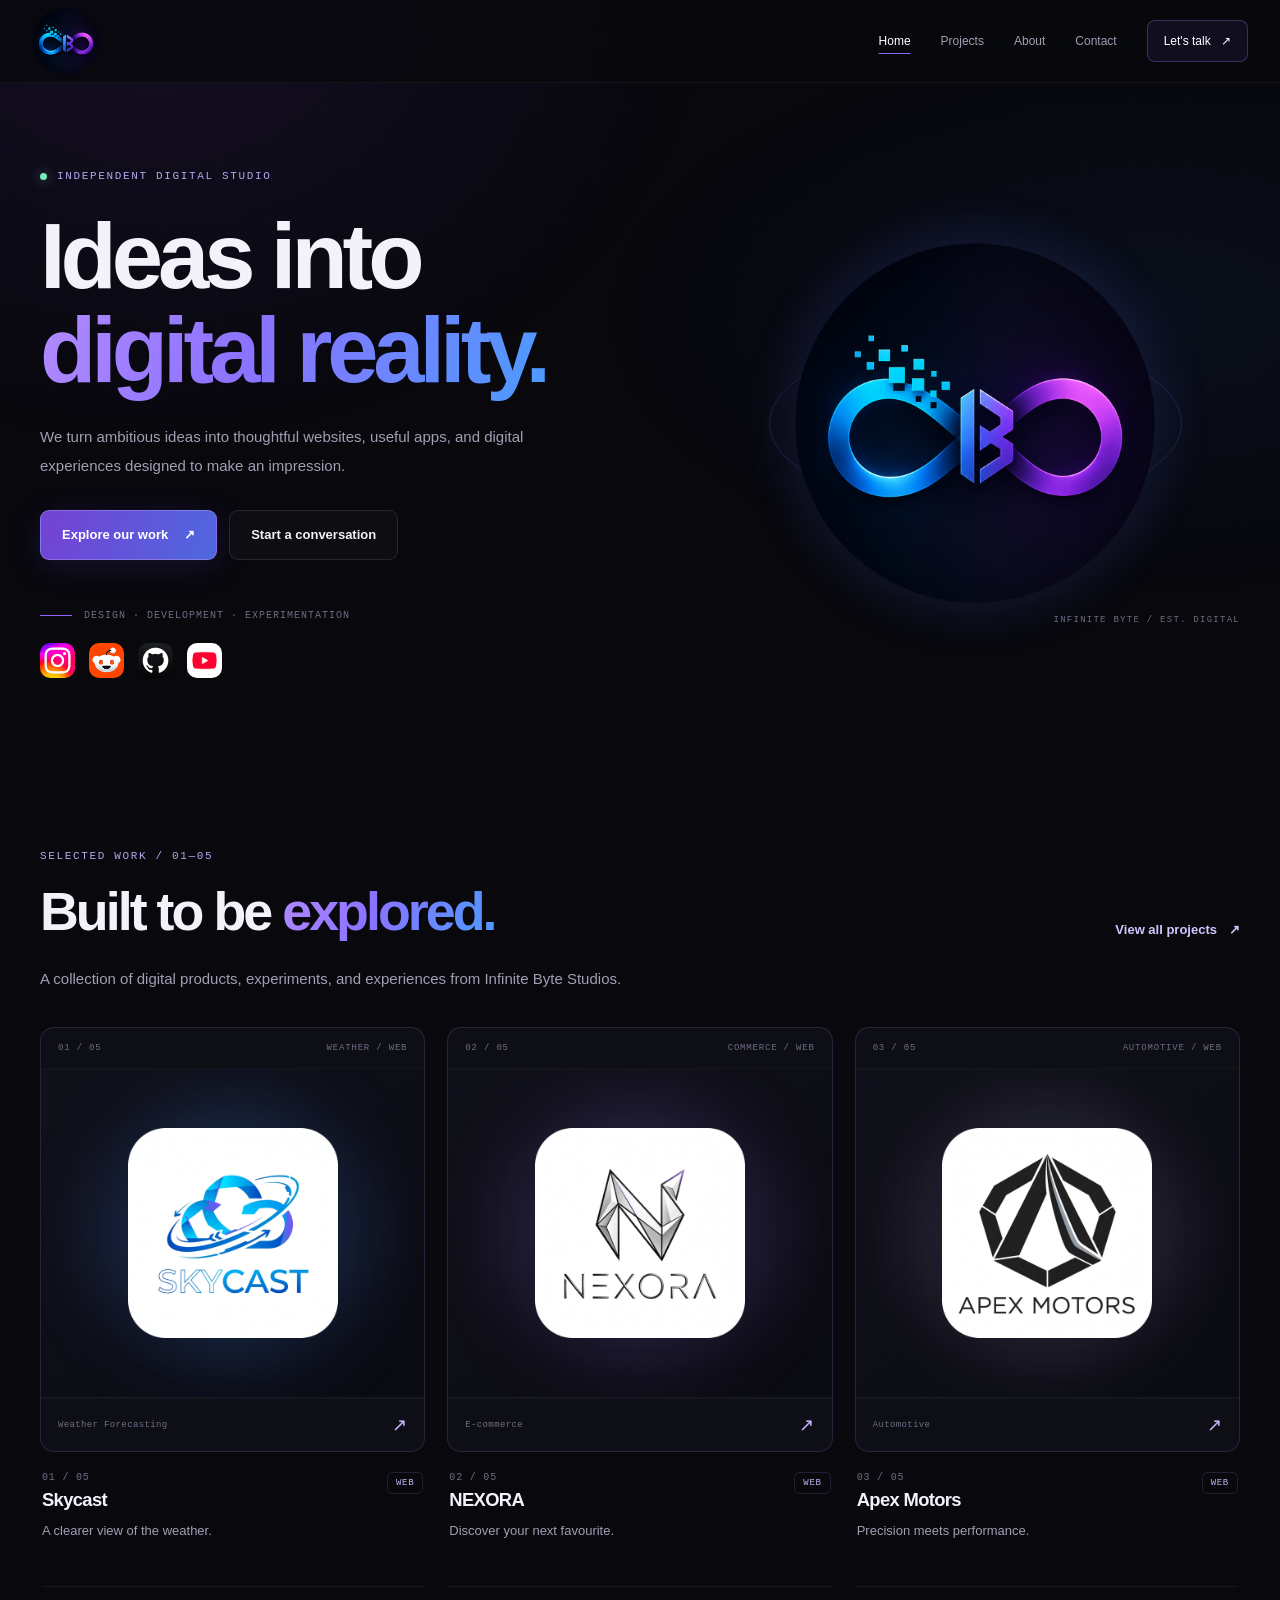
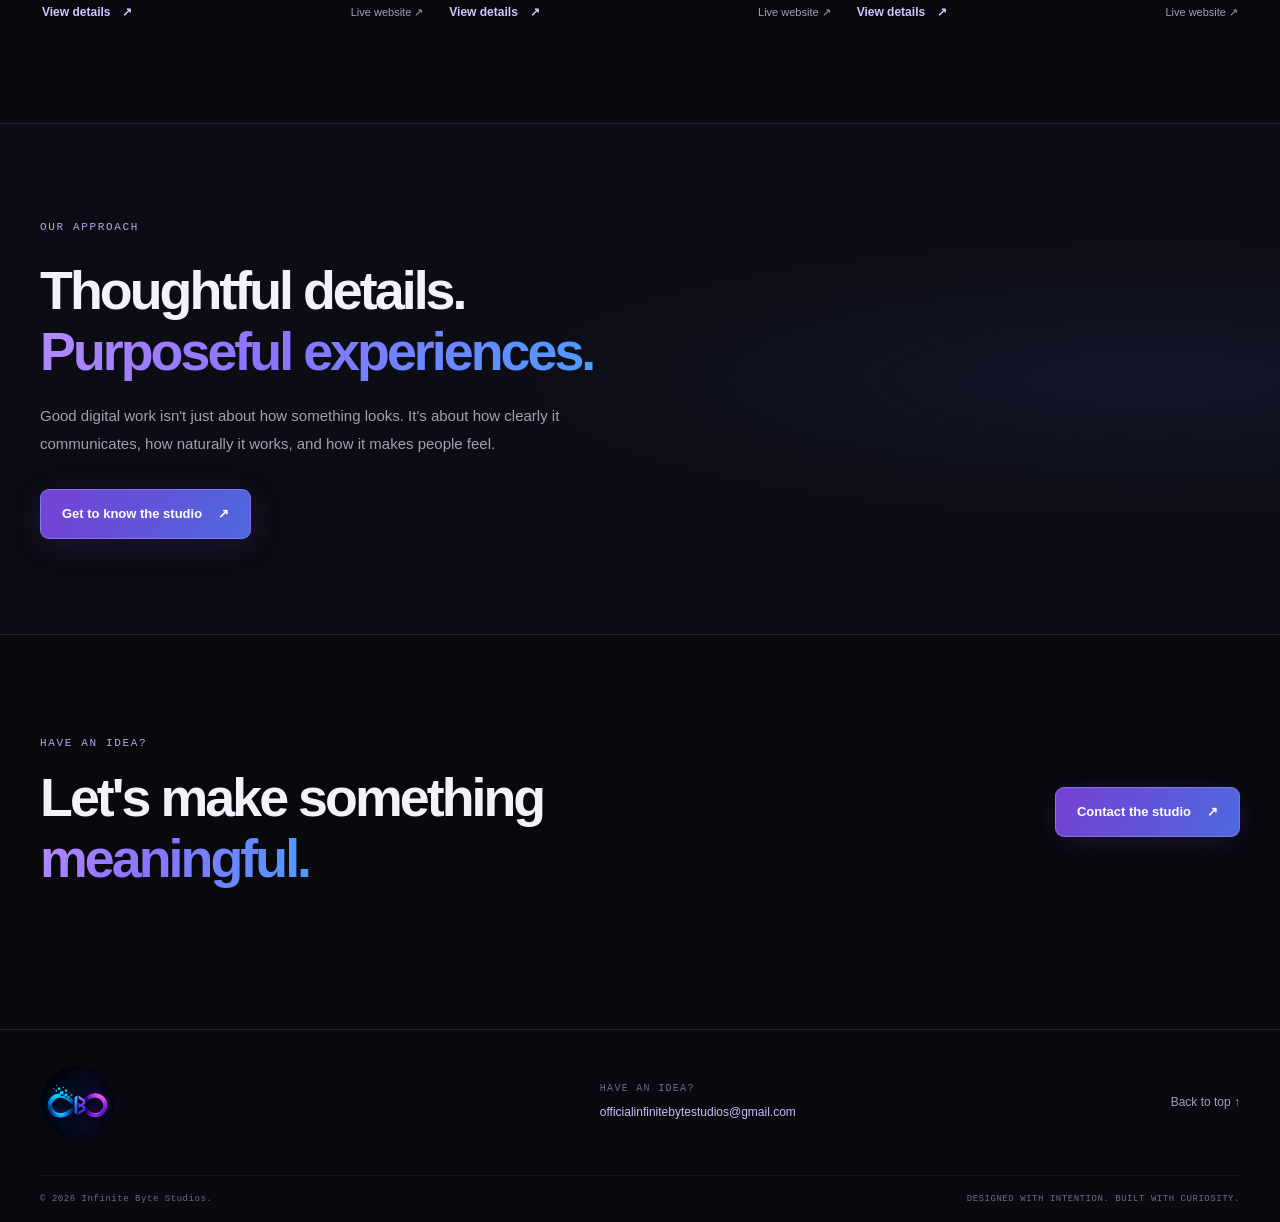
<file: index.html>
<!doctype html>
<html lang="en">
  <head>
    <meta charset="UTF-8" />
    <meta name="viewport" content="width=device-width, initial-scale=1" />

    <meta name="theme-color" content="#08080d" />
    <meta name="color-scheme" content="dark" />

    <title>Infinite Byte Studios — Digital Experiences</title>
    <meta
      name="description"
      content="Infinite Byte Studios builds thoughtful digital experiences, websites, and apps. Explore our portfolio."
    />

    <link
      rel="canonical"
      href="https://infinitebytestudios.github.io/infinite-byte-studios-portfolio/"
    />

    <!-- Open Graph: WhatsApp, Facebook, LinkedIn, and other platforms -->
    <meta property="og:type" content="website" />
    <meta property="og:site_name" content="Infinite Byte Studios" />
    <meta
      property="og:title"
      content="Infinite Byte Studios — Digital Experiences"
    />
    <meta
      property="og:description"
      content="Explore thoughtful websites, useful apps, and digital experiences crafted by Infinite Byte Studios."
    />
    <meta
      property="og:url"
      content="https://infinitebytestudios.github.io/infinite-byte-studios-portfolio/"
    />
    <meta
      property="og:image"
      content="https://infinitebytestudios.github.io/infinite-byte-studios-portfolio/assets/images/social-preview.png"
    />
    <meta
      property="og:image:alt"
      content="Infinite Byte Studios — Ideas into digital reality."
    />
    <meta property="og:image:type" content="image/png" />
    <meta property="og:image:width" content="1200" />
    <meta property="og:image:height" content="630" />
    <meta property="og:locale" content="en_US" />

    <!-- Twitter / X -->
    <meta name="twitter:card" content="summary_large_image" />
    <meta
      name="twitter:title"
      content="Infinite Byte Studios — Digital Experiences"
    />
    <meta
      name="twitter:description"
      content="Explore thoughtful websites, useful apps, and digital experiences crafted by Infinite Byte Studios."
    />
    <meta
      name="twitter:image"
      content="https://infinitebytestudios.github.io/infinite-byte-studios-portfolio/assets/images/social-preview.png"
    />
    <meta
      name="twitter:image:alt"
      content="Infinite Byte Studios — Ideas into digital reality."
    />

    <!-- Browser tab icons -->
    <link
      rel="icon"
      type="image/png"
      sizes="16x16"
      href="assets/images/favicon-16x16.png"
    />
    <link
      rel="icon"
      type="image/png"
      sizes="32x32"
      href="assets/images/favicon-32x32.png"
    />

    <!-- Apple home-screen icon -->
    <link
      rel="apple-touch-icon"
      sizes="180x180"
      href="assets/images/apple-touch-icon.png"
    />

    <link rel="stylesheet" href="style.css" />
    <script src="script.js" defer></script>
  </head>

  <body data-page="home" id="top">
    <div class="site-noise" aria-hidden="true"></div>
    <header id="site-header"></header>

    <main>
      <section class="hero section-shell">
        <div class="hero-copy">
          <p class="eyebrow">
            <span class="status-dot"></span> INDEPENDENT DIGITAL STUDIO
          </p>
          <h1>
            Ideas into<br /><span class="gradient-text">digital reality.</span>
          </h1>
          <p class="hero-description">
            We turn ambitious ideas into thoughtful websites, useful apps, and
            digital experiences designed to make an impression.
          </p>
          <div class="hero-actions">
            <a class="button button-primary" href="projects.html"
              >Explore our work <span aria-hidden="true">↗</span></a
            >
            <a class="button button-secondary" href="contact.html"
              >Start a conversation</a
            >
          </div>
          <div class="hero-footnote">
            <span class="mini-line"></span> DESIGN · DEVELOPMENT ·
            EXPERIMENTATION
          </div>
        </div>

        <div class="hero-art">
          <div class="hero-glow"></div>
          <div class="hero-orbit hero-orbit-one"></div>
          <div class="hero-orbit hero-orbit-two"></div>
          <img
            class="hero-logo"
            src="assets/images/infinite-byte-studios-logo.png"
            alt="Infinite Byte Studios logo"
            width="1024"
            height="1024"
          />
          <span class="hero-art-label">INFINITE BYTE / EST. DIGITAL</span>
        </div>
      </section>

      <section class="section section-shell">
        <div class="section-heading">
          <div>
            <p class="eyebrow">SELECTED WORK / 01—05</p>
            <h2>Built to be <span class="gradient-text">explored.</span></h2>
          </div>
          <a class="text-link" href="projects.html"
            >View all projects <span aria-hidden="true">↗</span></a
          >
        </div>
        <p class="section-intro">
          A collection of digital products, experiments, and experiences from
          Infinite Byte Studios.
        </p>
        <div class="project-grid" id="featured-projects" aria-live="polite">
          <p class="loading-message">Loading selected projects…</p>
        </div>
      </section>

      <section class="statement-band">
        <div class="section-shell statement-content">
          <p class="eyebrow">OUR APPROACH</p>
          <h2>
            Thoughtful details.<br /><span class="gradient-text"
              >Purposeful experiences.</span
            >
          </h2>
          <p>
            Good digital work isn't just about how something looks. It's about
            how clearly it communicates, how naturally it works, and how it
            makes people feel.
          </p>
          <a class="button button-primary" href="about.html"
            >Get to know the studio <span aria-hidden="true">↗</span></a
          >
        </div>
      </section>

      <section class="section section-shell contact-strip">
        <div>
          <p class="eyebrow">HAVE AN IDEA?</p>
          <h2>
            Let's make something<br /><span class="gradient-text"
              >meaningful.</span
            >
          </h2>
        </div>
        <a class="button button-primary" href="contact.html"
          >Contact the studio <span aria-hidden="true">↗</span></a
        >
      </section>
    </main>

    <footer id="site-footer"></footer>
  </body>
</html>
</file>
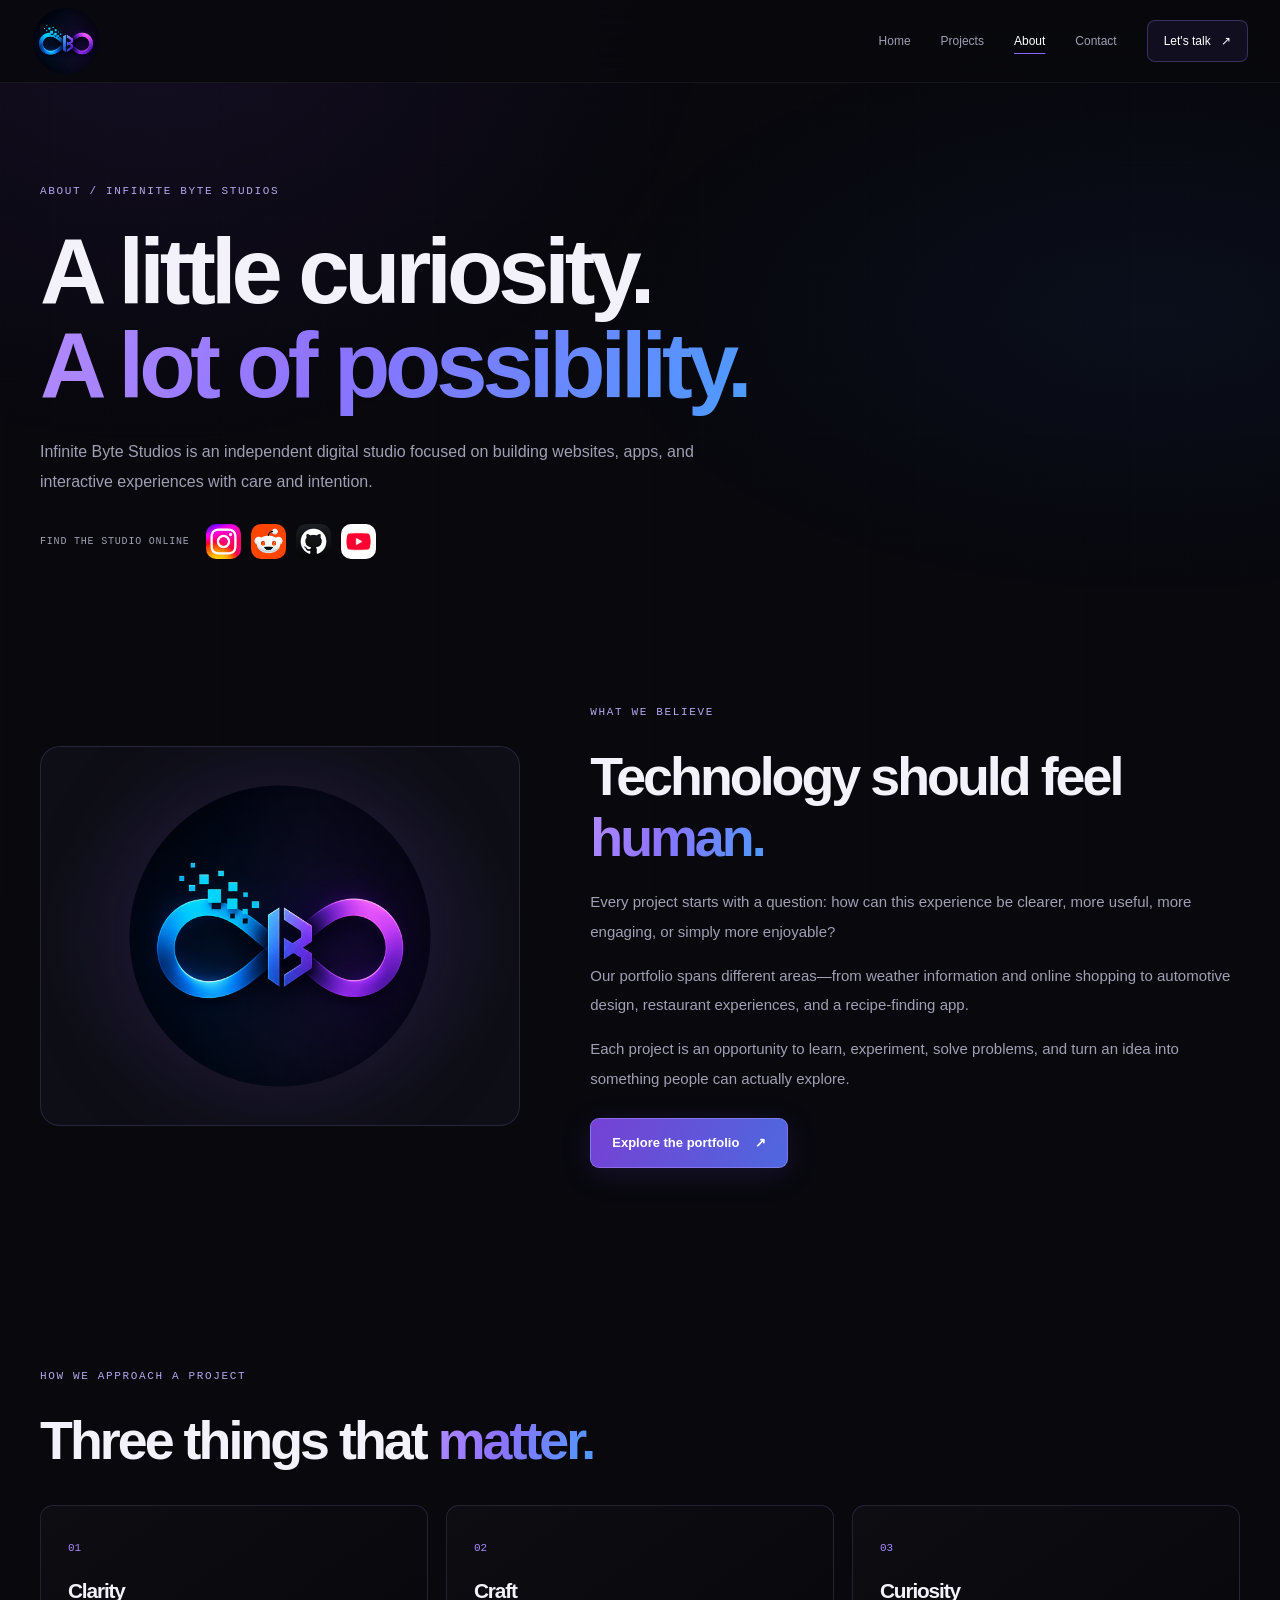
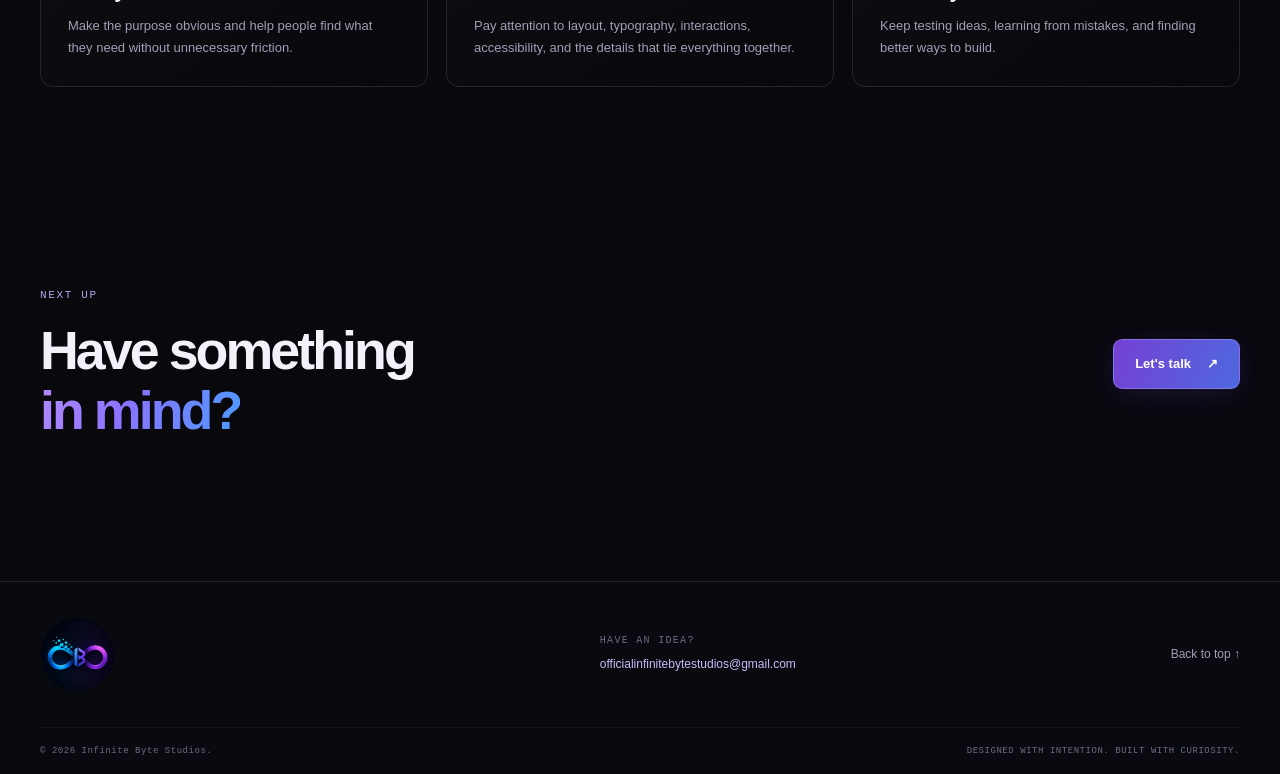
<file: about.html>
<!doctype html>
<html lang="en">
  <head>
    <meta charset="UTF-8" />
    <meta name="viewport" content="width=device-width, initial-scale=1" />
    <meta name="theme-color" content="#08080d" />
    <meta
      name="description"
      content="Learn about Infinite Byte Studios and our approach to digital creation."
    />
    <title>About the Studio — Infinite Byte Studios</title>
    <!-- Browser tab icons -->
    <link
      rel="icon"
      type="image/png"
      sizes="16x16"
      href="assets/images/favicon-16x16.png"
    />
    <link
      rel="icon"
      type="image/png"
      sizes="32x32"
      href="assets/images/favicon-32x32.png"
    />

    <!-- Apple home-screen icon -->
    <link
      rel="apple-touch-icon"
      sizes="180x180"
      href="assets/images/apple-touch-icon.png"
    />
    <link rel="stylesheet" href="style.css" />
    <script src="script.js" defer></script>
  </head>
  <body data-page="about" id="top">
    <div class="site-noise" aria-hidden="true"></div>
    <header id="site-header"></header>

    <main>
      <section class="page-hero section-shell">
        <p class="eyebrow">ABOUT / INFINITE BYTE STUDIOS</p>
        <h1>
          A little curiosity.<br /><span class="gradient-text"
            >A lot of possibility.</span
          >
        </h1>
        <p>
          Infinite Byte Studios is an independent digital studio focused on
          building websites, apps, and interactive experiences with care and
          intention.
        </p>
      </section>

      <section class="section section-shell about-layout">
        <div class="about-logo-panel">
          <div class="logo-panel-glow"></div>
          <img
            src="assets/images/infinite-byte-studios-logo.png"
            alt="Infinite Byte Studios logo"
            width="1024"
            height="1024"
            loading="lazy"
          />
        </div>
        <div class="about-copy">
          <p class="eyebrow">WHAT WE BELIEVE</p>
          <h2>
            Technology should feel <span class="gradient-text">human.</span>
          </h2>
          <p>
            Every project starts with a question: how can this experience be
            clearer, more useful, more engaging, or simply more enjoyable?
          </p>
          <p>
            Our portfolio spans different areas—from weather information and
            online shopping to automotive design, restaurant experiences, and a
            recipe-finding app.
          </p>
          <p>
            Each project is an opportunity to learn, experiment, solve problems,
            and turn an idea into something people can actually explore.
          </p>
          <a class="button button-primary" href="projects.html"
            >Explore the portfolio <span aria-hidden="true">↗</span></a
          >
        </div>
      </section>

      <section class="section section-shell">
        <p class="eyebrow">HOW WE APPROACH A PROJECT</p>
        <h2>Three things that <span class="gradient-text">matter.</span></h2>
        <div class="principle-grid">
          <article class="principle-card">
            <span class="principle-number">01</span>
            <h3>Clarity</h3>
            <p>
              Make the purpose obvious and help people find what they need
              without unnecessary friction.
            </p>
          </article>
          <article class="principle-card">
            <span class="principle-number">02</span>
            <h3>Craft</h3>
            <p>
              Pay attention to layout, typography, interactions, accessibility,
              and the details that tie everything together.
            </p>
          </article>
          <article class="principle-card">
            <span class="principle-number">03</span>
            <h3>Curiosity</h3>
            <p>
              Keep testing ideas, learning from mistakes, and finding better
              ways to build.
            </p>
          </article>
        </div>
      </section>

      <section class="section section-shell contact-strip">
        <div>
          <p class="eyebrow">NEXT UP</p>
          <h2>
            Have something<br /><span class="gradient-text">in mind?</span>
          </h2>
        </div>
        <a class="button button-primary" href="contact.html"
          >Let's talk <span aria-hidden="true">↗</span></a
        >
      </section>
    </main>

    <footer id="site-footer"></footer>
  </body>
</html>
</file>
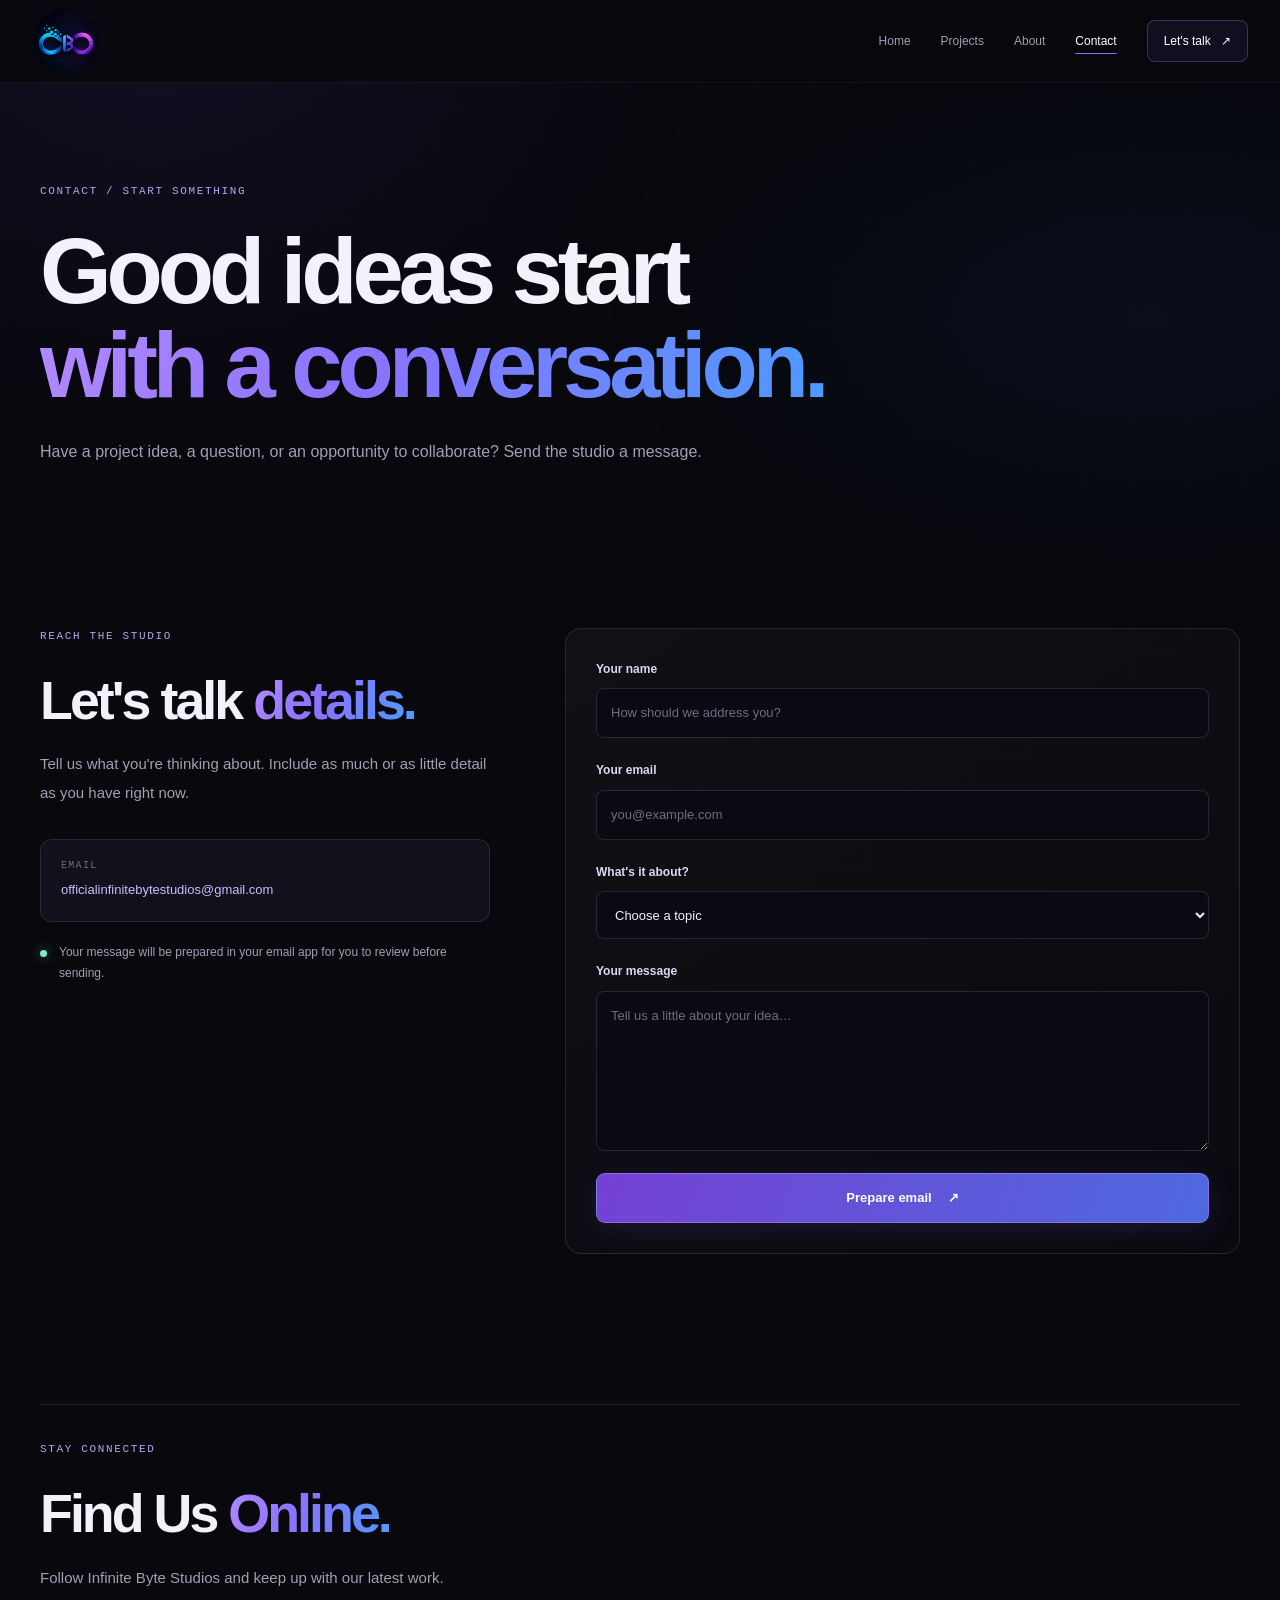
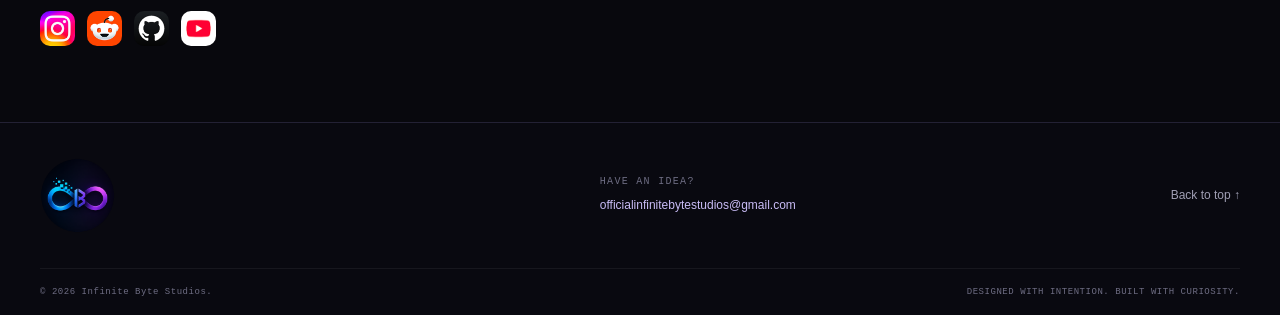
<file: contact.html>
<!doctype html>
<html lang="en">
  <head>
    <meta charset="UTF-8" />
    <meta name="viewport" content="width=device-width, initial-scale=1" />
    <meta name="theme-color" content="#08080d" />
    <meta
      name="description"
      content="Contact Infinite Byte Studios about ideas, collaborations, and digital projects."
    />
    <title>Contact — Infinite Byte Studios</title>
    <!-- Browser tab icons -->
    <link
      rel="icon"
      type="image/png"
      sizes="16x16"
      href="assets/images/favicon-16x16.png"
    />
    <link
      rel="icon"
      type="image/png"
      sizes="32x32"
      href="assets/images/favicon-32x32.png"
    />

    <!-- Apple home-screen icon -->
    <link
      rel="apple-touch-icon"
      sizes="180x180"
      href="assets/images/apple-touch-icon.png"
    />
    <link rel="stylesheet" href="style.css" />
    <script src="script.js" defer></script>
  </head>
  <body data-page="contact" id="top">
    <div class="site-noise" aria-hidden="true"></div>
    <header id="site-header"></header>

    <main>
      <section class="page-hero section-shell">
        <p class="eyebrow">CONTACT / START SOMETHING</p>
        <h1>
          Good ideas start<br /><span class="gradient-text"
            >with a conversation.</span
          >
        </h1>
        <p>
          Have a project idea, a question, or an opportunity to collaborate?
          Send the studio a message.
        </p>
      </section>

      <section class="section section-shell contact-layout">
        <div class="contact-details">
          <p class="eyebrow">REACH THE STUDIO</p>
          <h2>Let's talk <span class="gradient-text">details.</span></h2>
          <p>
            Tell us what you're thinking about. Include as much or as little
            detail as you have right now.
          </p>
          <div class="contact-email-card">
            <span class="contact-label">EMAIL</span>
            <a
              href="https://mail.google.com/mail/?view=cm&amp;fs=1&amp;to=officialinfinitebytestudios%40gmail.com"
              target="_blank"
              rel="noopener noreferrer"
            >
              officialinfinitebytestudios@gmail.com
            </a>
          </div>
          <div class="contact-note">
            <span class="status-dot"></span>
            <p>
              Your message will be prepared in your email app for you to review
              before sending.
            </p>
          </div>
        </div>

        <form id="contact-form" class="contact-form">
          <div class="form-row">
            <label for="name">Your name</label>
            <input
              id="name"
              name="name"
              type="text"
              autocomplete="name"
              placeholder="How should we address you?"
              required
              maxlength="100"
            />
          </div>
          <div class="form-row">
            <label for="email">Your email</label>
            <input
              id="email"
              name="email"
              type="email"
              autocomplete="email"
              placeholder="you@example.com"
              required
              maxlength="200"
            />
          </div>
          <div class="form-row">
            <label for="subject">What's it about?</label>
            <select id="subject" name="subject" required>
              <option value="">Choose a topic</option>
              <option value="Website project">Website project</option>
              <option value="App development">App development</option>
              <option value="Collaboration">Collaboration</option>
              <option value="Portfolio enquiry">Portfolio enquiry</option>
              <option value="Something else">Something else</option>
            </select>
          </div>
          <div class="form-row">
            <label for="message">Your message</label>
            <textarea
              id="message"
              name="message"
              rows="6"
              placeholder="Tell us a little about your idea…"
              required
              maxlength="5000"
            ></textarea>
          </div>
          <button class="button button-primary form-submit" type="submit">
            Prepare email <span aria-hidden="true">↗</span>
          </button>
          <p
            id="form-status"
            class="form-status"
            role="status"
            aria-live="polite"
          ></p>
        </form>
      </section>
    </main>

    <footer id="site-footer"></footer>
  </body>
</html>
</file>
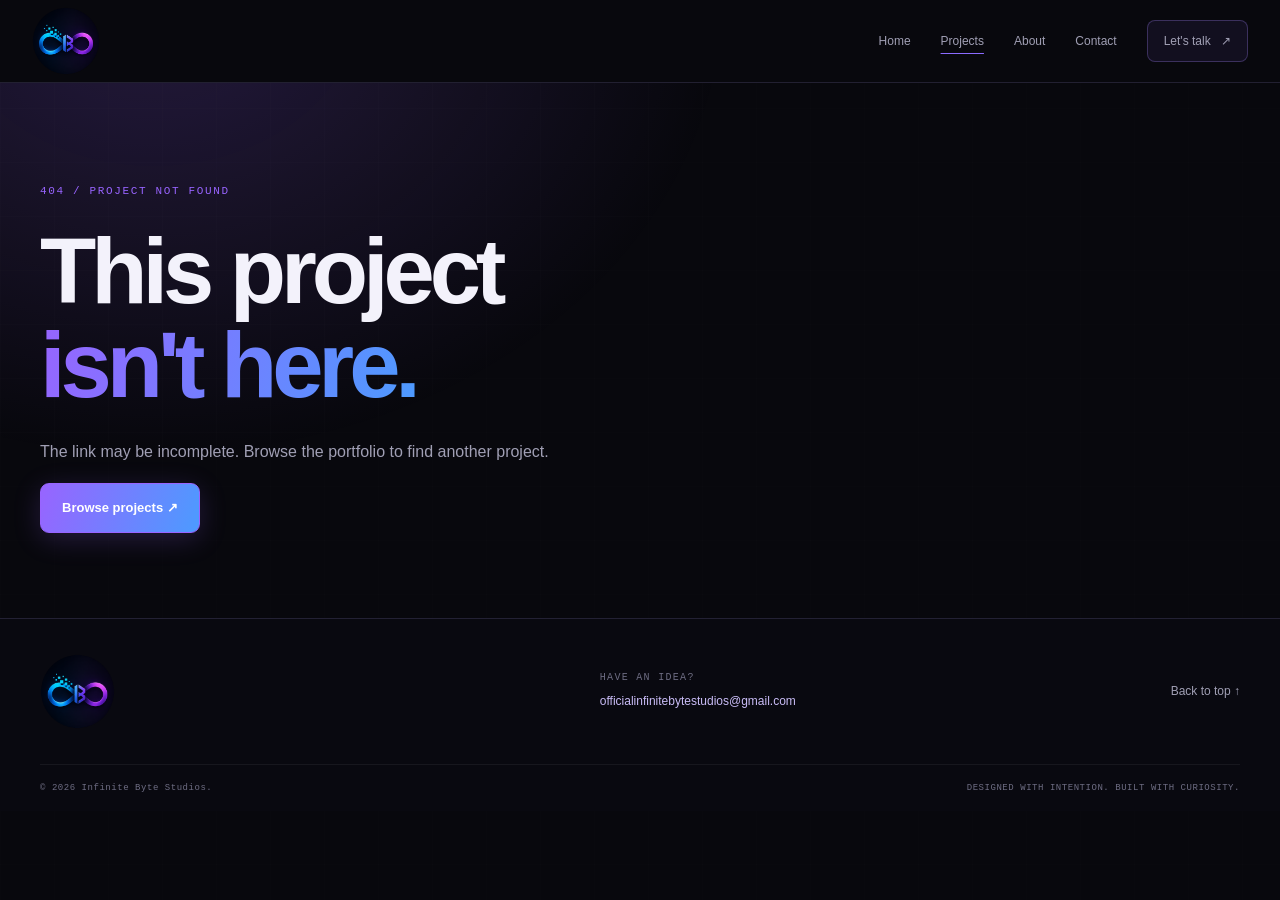
<file: project.html>
<!doctype html>
<html lang="en">
  <head>
    <meta charset="UTF-8" />
    <meta name="viewport" content="width=device-width, initial-scale=1" />
    <meta name="theme-color" content="#08080d" />
    <meta
      name="description"
      content="Explore a project from Infinite Byte Studios."
    />
    <title>Project Details — Infinite Byte Studios</title>
    <!-- Browser tab icons -->
    <link
      rel="icon"
      type="image/png"
      sizes="16x16"
      href="assets/images/favicon-16x16.png"
    />
    <link
      rel="icon"
      type="image/png"
      sizes="32x32"
      href="assets/images/favicon-32x32.png"
    />

    <!-- Apple home-screen icon -->
    <link
      rel="apple-touch-icon"
      sizes="180x180"
      href="assets/images/apple-touch-icon.png"
    />
    <link rel="stylesheet" href="style.css" />
    <script src="script.js" defer></script>
  </head>
  <body data-page="project" id="top">
    <div class="site-noise" aria-hidden="true"></div>
    <header id="site-header"></header>

    <main>
      <div id="project-detail">
        <section class="page-hero section-shell">
          <p class="eyebrow">PROJECT DETAILS</p>
          <h1>
            Loading the<br /><span class="gradient-text">experience…</span>
          </h1>
        </section>
      </div>
    </main>

    <footer id="site-footer"></footer>
  </body>
</html>
</file>
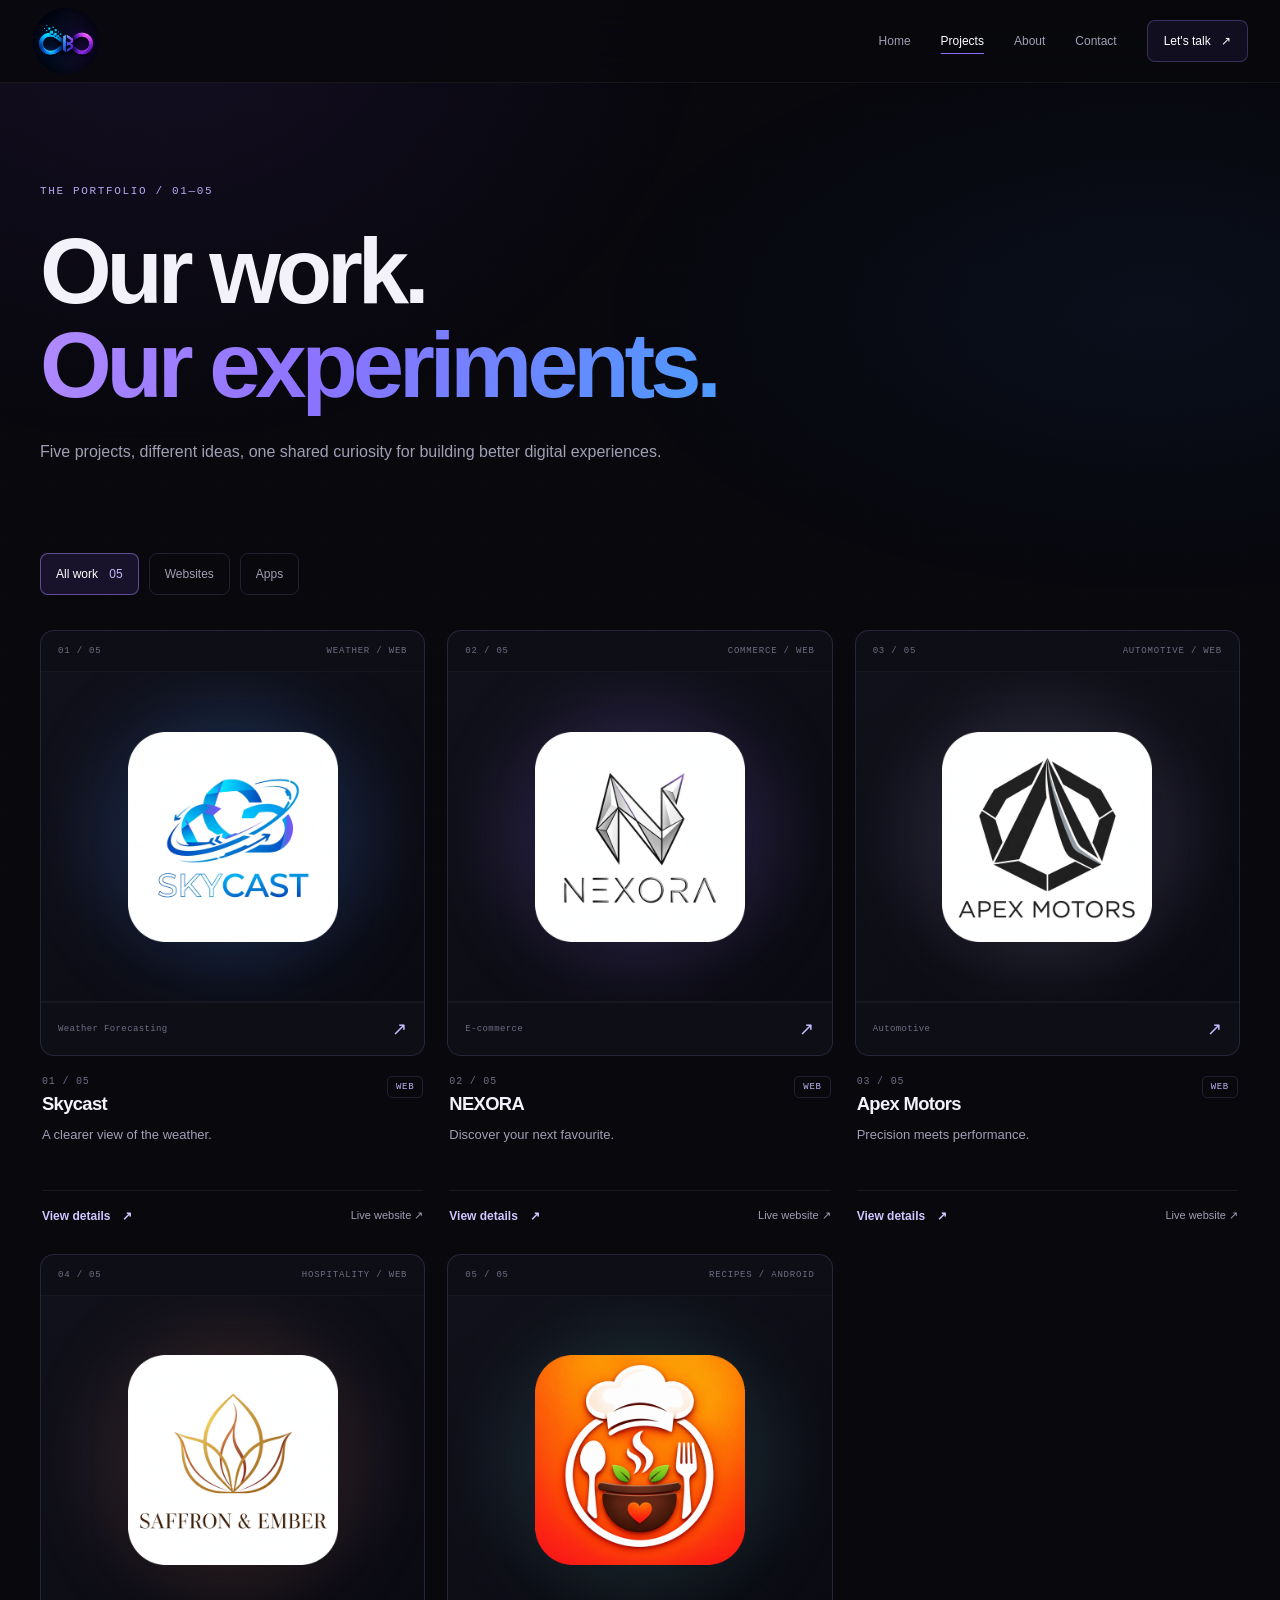
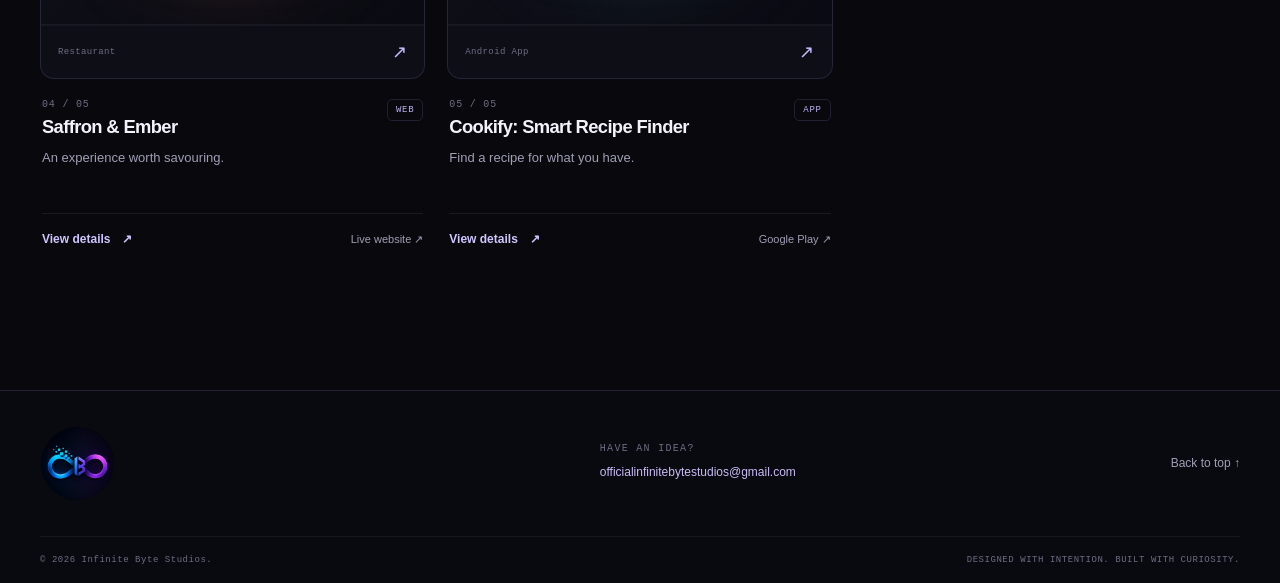
<file: projects.html>
<!doctype html>
<html lang="en">
  <head>
    <meta charset="UTF-8" />
    <meta name="viewport" content="width=device-width, initial-scale=1" />
    <meta name="theme-color" content="#08080d" />
    <meta
      name="description"
      content="Explore the websites and app created by Infinite Byte Studios."
    />
    <title>Our Projects — Infinite Byte Studios</title>
    <!-- Browser tab icons -->
    <link
      rel="icon"
      type="image/png"
      sizes="16x16"
      href="assets/images/favicon-16x16.png"
    />
    <link
      rel="icon"
      type="image/png"
      sizes="32x32"
      href="assets/images/favicon-32x32.png"
    />

    <!-- Apple home-screen icon -->
    <link
      rel="apple-touch-icon"
      sizes="180x180"
      href="assets/images/apple-touch-icon.png"
    />
    <link rel="stylesheet" href="style.css" />
    <script src="script.js" defer></script>
  </head>
  <body data-page="projects" id="top">
    <div class="site-noise" aria-hidden="true"></div>
    <header id="site-header"></header>

    <main>
      <section class="page-hero section-shell">
        <p class="eyebrow">THE PORTFOLIO / 01—05</p>
        <h1>
          Our work.<br /><span class="gradient-text">Our experiments.</span>
        </h1>
        <p>
          Five projects, different ideas, one shared curiosity for building
          better digital experiences.
        </p>
      </section>

      <section class="section section-shell projects-section">
        <div
          class="filter-bar"
          id="project-filters"
          aria-label="Filter projects"
        >
          <button
            class="filter-button active"
            type="button"
            data-filter="all"
            aria-pressed="true"
          >
            All work <span>05</span>
          </button>
          <button
            class="filter-button"
            type="button"
            data-filter="website"
            aria-pressed="false"
          >
            Websites
          </button>
          <button
            class="filter-button"
            type="button"
            data-filter="app"
            aria-pressed="false"
          >
            Apps
          </button>
        </div>

        <div class="project-grid" id="all-projects" aria-live="polite">
          <p class="loading-message">Loading all projects…</p>
        </div>
        <p class="empty-state" id="empty-projects" hidden>
          No projects match this filter yet.
        </p>
      </section>
    </main>

    <footer id="site-footer"></footer>
  </body>
</html>
</file>
<file: style.css>
:root {
  color-scheme: dark;
  --bg: #08080d;
  --bg-raised: #0e0e16;
  --surface: #11111b;
  --surface-hover: #191927;
  --text: #f3f2fb;
  --muted: #a09fb4;
  --subtle: #6e6d83;
  --line: rgba(179, 169, 255, 0.15);
  --violet: #9864ff;
  --blue: #438dff;
  --cyan: #63dcff;
  --gradient: linear-gradient(110deg, #b18aff, #8b72ff 42%, #4c9bff);
  --max-width: 1200px;
  --mono: Consolas, "Courier New", monospace;
  --sans: "Segoe UI", Arial, sans-serif;
}

* {
  box-sizing: border-box;
}

html {
  scroll-behavior: smooth;
  scroll-padding-top: 100px;
}

body {
  margin: 0;
  overflow-x: hidden;
  background: var(--bg);
  color: var(--text);
  font: 15px/1.7 var(--sans);
}

body.menu-open {
  overflow: hidden;
}

body::before {
  position: fixed;
  z-index: -2;
  inset: 0;
  background:
    radial-gradient(
      ellipse at 12% 0%,
      rgba(105, 57, 190, 0.13),
      transparent 35%
    ),
    radial-gradient(
      ellipse at 90% 35%,
      rgba(36, 101, 200, 0.08),
      transparent 34%
    );
  content: "";
  pointer-events: none;
}

.site-noise {
  position: fixed;
  z-index: -1;
  inset: 0;
  background-image:
    linear-gradient(rgba(255, 255, 255, 0.018) 1px, transparent 1px),
    linear-gradient(90deg, rgba(255, 255, 255, 0.018) 1px, transparent 1px);
  background-size: 54px 54px;
  opacity: 0.4;
  pointer-events: none;
}

a {
  color: inherit;
  text-decoration: none;
}

button,
input,
textarea,
select {
  font: inherit;
}

button,
a,
input,
textarea,
select {
  -webkit-tap-highlight-color: transparent;
}

button:focus-visible,
a:focus-visible,
input:focus-visible,
textarea:focus-visible,
select:focus-visible {
  outline: 2px solid var(--cyan);
  outline-offset: 4px;
}

button {
  color: inherit;
}

img {
  max-width: 100%;
}

::selection {
  color: white;
  background: #7044cd;
}

.section-shell {
  width: min(var(--max-width), calc(100% - 64px));
  margin-inline: auto;
}

.section {
  padding-block: 100px;
}

h1,
h2,
h3,
p {
  margin-top: 0;
}

h1,
h2,
h3 {
  letter-spacing: -0.055em;
  line-height: 1.13;
}

h1 {
  margin-bottom: 24px;
  font-size: clamp(3rem, 7.2vw, 6.4rem);
  font-weight: 800;
  line-height: 1.02;
}

h2 {
  margin-bottom: 20px;
  font-size: clamp(2.1rem, 4.2vw, 3.8rem);
  font-weight: 800;
}

h3 {
  font-size: 1.3rem;
}

p {
  color: var(--muted);
}

.gradient-text {
  color: #a88aff;
  background: var(--gradient);
  -webkit-background-clip: text;
  background-clip: text;
  -webkit-text-fill-color: transparent;
}

.eyebrow {
  display: flex;
  align-items: center;
  gap: 10px;
  margin-bottom: 24px;
  color: #b4a7ee;
  font: 11px/1.6 var(--mono);
  letter-spacing: 0.15em;
  text-transform: uppercase;
}

.status-dot {
  display: inline-block;
  flex: 0 0 7px;
  width: 7px;
  height: 7px;
  border-radius: 50%;
  background: #78edc1;
  box-shadow: 0 0 12px rgba(120, 237, 193, 0.5);
}

.text-link {
  display: inline-flex;
  align-items: center;
  gap: 12px;
  color: #d1c6ff;
  font-size: 13px;
  font-weight: 700;
  transition:
    color 0.2s ease,
    gap 0.2s ease;
}

.text-link:hover {
  gap: 17px;
  color: white;
}

.button {
  display: inline-flex;
  min-height: 49px;
  align-items: center;
  justify-content: center;
  gap: 16px;
  padding: 13px 21px;
  border: 1px solid transparent;
  border-radius: 9px;
  font-size: 13px;
  font-weight: 800;
  cursor: pointer;
  transition:
    transform 0.2s ease,
    background 0.2s ease,
    border-color 0.2s ease;
}

.button:hover {
  transform: translateY(-2px);
}

.button-primary {
  border-color: rgba(187, 162, 255, 0.4);
  background: linear-gradient(110deg, #7541d4, #4e68df);
  color: #fff;
  box-shadow: 0 6px 30px rgba(101, 66, 205, 0.18);
}

.button-primary:hover {
  background: linear-gradient(110deg, #8654e9, #557eff);
  box-shadow: 0 8px 36px rgba(101, 66, 205, 0.3);
}

.button-secondary {
  border-color: var(--line);
  background: rgba(255, 255, 255, 0.025);
}

.button-secondary:hover {
  border-color: rgba(166, 135, 255, 0.45);
  background: rgba(142, 103, 255, 0.08);
}

/* Navigation */

#site-header {
  position: sticky;
  z-index: 50;
  top: 0;
  border-bottom: 1px solid rgba(255, 255, 255, 0.055);
  background: rgba(8, 8, 13, 0.88);
  backdrop-filter: blur(22px);
  -webkit-backdrop-filter: blur(22px);
}

.nav-shell {
  display: flex;
  width: min(1360px, calc(100% - 64px));
  min-height: 82px;
  align-items: center;
  justify-content: space-between;
  gap: 28px;
  margin-inline: auto;
}

.brand {
  display: inline-flex;
  flex: 0 1 auto;
  align-items: center;
  min-width: 0;
}

.brand-logo {
  display: block;
  width: 188px;
  max-height: 68px;
  object-fit: contain;
  object-position: left center;
}

.primary-navigation {
  display: flex;
  align-items: center;
  gap: 30px;
}

.primary-navigation > a {
  color: var(--muted);
  font-size: 12px;
  transition: color 0.2s ease;
}

.primary-navigation > a:hover,
.primary-navigation > a[aria-current="page"] {
  color: white;
}

.primary-navigation > a[aria-current="page"]:not(.nav-cta) {
  text-decoration: underline;
  text-decoration-color: #8b6bff;
  text-underline-offset: 8px;
}

.primary-navigation .nav-cta {
  padding: 10px 16px;
  border: 1px solid rgba(166, 135, 255, 0.28);
  border-radius: 8px;
  background: rgba(142, 103, 255, 0.08);
  color: white;
}

.nav-cta span {
  margin-left: 7px;
}

.menu-toggle {
  display: none;
  width: 45px;
  height: 42px;
  padding: 11px;
  border: 1px solid var(--line);
  border-radius: 9px;
  background: var(--surface);
  cursor: pointer;
}

.menu-toggle span {
  display: block;
  height: 1px;
  margin: 5px 0;
  background: white;
}

/* Homepage hero */

.hero {
  position: relative;
  display: grid;
  min-height: 650px;
  grid-template-columns: 1.1fr 0.9fr;
  align-items: center;
  gap: 24px;
  padding-block: 85px 70px;
}

.hero-copy {
  position: relative;
  z-index: 2;
}

.hero h1 {
  max-width: 720px;
}

.hero-description {
  max-width: 530px;
  margin-bottom: 30px;
  font-size: 15px;
  line-height: 1.95;
}

.hero-actions {
  display: flex;
  flex-wrap: wrap;
  align-items: center;
  gap: 12px;
}

.hero-footnote {
  display: flex;
  align-items: center;
  gap: 12px;
  margin-top: 50px;
  color: var(--subtle);
  font: 10px var(--mono);
  letter-spacing: 0.1em;
}

.mini-line {
  width: 32px;
  height: 1px;
  background: var(--violet);
}

.hero-art {
  position: relative;
  display: grid;
  min-width: 0;
  min-height: 440px;
  place-items: center;
  isolation: isolate;
}

.hero-glow {
  position: absolute;
  z-index: -1;
  width: 88%;
  aspect-ratio: 1;
  border-radius: 50%;
  background: radial-gradient(
    circle,
    rgba(101, 60, 195, 0.23),
    rgba(39, 91, 181, 0.07) 48%,
    transparent 70%
  );
}

.hero-orbit {
  position: absolute;
  width: 78%;
  aspect-ratio: 1;
  border: 1px solid rgba(161, 139, 255, 0.17);
  border-radius: 50%;
  pointer-events: none;
}

.hero-orbit-one {
  transform: rotateX(65deg) rotateZ(-20deg);
}

.hero-orbit-two {
  width: 64%;
  border-color: rgba(89, 166, 255, 0.25);
  transform: rotateY(60deg) rotateZ(35deg);
}

.hero-logo {
  display: block;
  width: min(78%, 370px);
  max-height: 370px;
  object-fit: contain;
  filter: drop-shadow(0 0 28px rgba(125, 95, 255, 0.12));
}

.hero-art-label {
  position: absolute;
  right: 0;
  bottom: 4%;
  color: var(--subtle);
  font: 9px var(--mono);
  letter-spacing: 0.14em;
}

/* Section headings */

.section-heading {
  display: flex;
  align-items: end;
  justify-content: space-between;
  gap: 24px;
  margin-bottom: 24px;
}

.section-heading .eyebrow {
  margin-bottom: 15px;
}

.section-heading h2 {
  margin-bottom: 0;
}

.section-intro {
  max-width: 620px;
  margin-bottom: 36px;
}

/* Project cards */

.project-grid {
  display: grid;
  grid-template-columns: repeat(3, minmax(0, 1fr));
  gap: 28px 22px;
}

.project-card {
  min-width: 0;
  animation: card-in 0.45s both;
  animation-delay: calc(var(--card-index, 0) * 60ms);
}

@keyframes card-in {
  from {
    opacity: 0;
    transform: translateY(10px);
  }

  to {
    opacity: 1;
    transform: translateY(0);
  }
}

.project-preview {
  display: block;
  overflow: hidden;
  border: 1px solid var(--line);
  border-radius: 14px;
  background: #0e0e17;
  transition:
    border-color 0.25s ease,
    transform 0.25s ease;
}

.project-preview:hover {
  transform: translateY(-4px);
  border-color: rgba(166, 135, 255, 0.48);
}

.preview-topline,
.preview-bottomline {
  display: flex;
  align-items: center;
  justify-content: space-between;
  gap: 12px;
  padding: 15px 17px;
  color: var(--subtle);
  font: 9px var(--mono);
  letter-spacing: 0.09em;
}

.preview-type {
  text-align: right;
}

.preview-art {
  position: relative;
  display: grid;
  min-height: 240px;
  aspect-ratio: 1.16 / 1;
  overflow: hidden;
  place-items: center;
  isolation: isolate;
  border-block: 1px solid rgba(255, 255, 255, 0.04);
  background:
    radial-gradient(
      ellipse at 50% 50%,
      rgba(119, 79, 215, 0.11),
      transparent 68%
    ),
    linear-gradient(140deg, #11111b, #0a0a12);
}

.preview-glow {
  position: absolute;
  z-index: -1;
  width: 65%;
  aspect-ratio: 1;
  border-radius: 50%;
  background: var(--project-glow, rgba(120, 90, 255, 0.14));
  filter: blur(42px);
}

.project-skycast {
  --project-glow: var(--project-accent-glow, rgba(51, 155, 255, 0.2));
}

.project-nexora {
  --project-glow: var(--project-accent-glow, rgba(160, 130, 255, 0.17));
}

.project-apex {
  --project-glow: var(--project-accent-glow, rgba(210, 220, 240, 0.12));
}

.project-saffron {
  --project-glow: var(--project-accent-glow, rgba(226, 150, 60, 0.14));
}

.project-cookify {
  --project-glow: var(--project-accent-glow, rgba(75, 220, 165, 0.14));
}

.project-logo {
  position: relative;
  z-index: 1;
  display: block;
  width: 78%;
  height: 210px;
  object-fit: contain;
  filter: drop-shadow(0 8px 20px rgba(0, 0, 0, 0.12));
}

.preview-bottomline {
  border-top: 1px solid rgba(255, 255, 255, 0.035);
  letter-spacing: 0.04em;
}

.preview-arrow {
  color: #c8baff;
  font-size: 18px;
  transition: transform 0.2s ease;
}

.project-preview:hover .preview-arrow {
  transform: translate(3px, -3px);
}

.project-card-info {
  padding: 20px 2px 0;
}

.project-card-heading {
  display: flex;
  align-items: start;
  justify-content: space-between;
  gap: 12px;
}

.project-number {
  display: block;
  margin-bottom: 7px;
  color: var(--subtle);
  font: 10px var(--mono);
  letter-spacing: 0.08em;
}

.project-card h3 {
  margin-bottom: 9px;
  font-size: 1.15rem;
  letter-spacing: -0.035em;
}

.project-card h3 a:hover {
  color: #c9b8ff;
}

.project-type-tag {
  padding: 5px 8px;
  border: 1px solid var(--line);
  border-radius: 5px;
  color: #c1b4f4;
  font: 9px var(--mono);
  letter-spacing: 0.08em;
}

.project-card-info > p {
  min-height: 48px;
  margin-bottom: 18px;
  font-size: 13px;
}

.project-card-actions {
  display: flex;
  flex-wrap: wrap;
  align-items: center;
  justify-content: space-between;
  gap: 12px;
  padding-top: 15px;
  border-top: 1px solid rgba(255, 255, 255, 0.07);
}

.project-card-actions .text-link {
  font-size: 12px;
}

.live-link {
  color: var(--muted);
  font-size: 11px;
  transition: color 0.2s ease;
}

.live-link:hover {
  color: white;
}

.loading-message,
.load-error {
  grid-column: 1 / -1;
  padding: 30px;
  border: 1px solid var(--line);
  border-radius: 12px;
  color: var(--muted);
  background: var(--surface);
}

.empty-state {
  padding: 25px;
  color: var(--muted);
  text-align: center;
}

/* Statement and contact strip */

.statement-band {
  position: relative;
  overflow: hidden;
  border-block: 1px solid var(--line);
  background:
    radial-gradient(
      ellipse at 90% 50%,
      rgba(76, 83, 190, 0.12),
      transparent 45%
    ),
    #0c0c14;
}

.statement-content {
  padding-block: 95px;
}

.statement-content h2 {
  max-width: 800px;
}

.statement-content > p:not(.eyebrow) {
  max-width: 600px;
  margin-bottom: 30px;
  line-height: 1.9;
}

.contact-strip {
  display: flex;
  align-items: center;
  justify-content: space-between;
  gap: 30px;
}

.contact-strip h2 {
  margin-bottom: 0;
}

.contact-strip .eyebrow {
  margin-bottom: 15px;
}

/* Page headers */

.page-hero {
  padding-top: 100px;
  padding-bottom: 45px;
}

.page-hero h1 {
  max-width: 1000px;
}

.page-hero > p:not(.eyebrow) {
  max-width: 680px;
  font-size: 16px;
  line-height: 1.9;
}

.projects-section {
  padding-top: 25px;
}

/* Filters */

.filter-bar {
  display: flex;
  flex-wrap: wrap;
  gap: 10px;
  margin-bottom: 35px;
}

.filter-button {
  padding: 10px 15px;
  border: 1px solid var(--line);
  border-radius: 8px;
  background: transparent;
  color: var(--muted);
  font-size: 12px;
  cursor: pointer;
  transition:
    color 0.2s ease,
    border-color 0.2s ease,
    background 0.2s ease;
}

.filter-button:hover,
.filter-button.active {
  border-color: rgba(166, 135, 255, 0.5);
  background: rgba(142, 103, 255, 0.12);
  color: white;
}

.filter-button span {
  margin-left: 8px;
  color: #c9b8ff;
}

/* About page */

.about-layout {
  display: grid;
  grid-template-columns: 0.85fr 1.15fr;
  align-items: center;
  gap: 70px;
}

.about-logo-panel {
  position: relative;
  display: grid;
  min-height: 380px;
  overflow: hidden;
  place-items: center;
  border: 1px solid var(--line);
  border-radius: 20px;
  background:
    radial-gradient(
      ellipse at center,
      rgba(120, 80, 220, 0.13),
      transparent 70%
    ),
    var(--bg-raised);
}

.logo-panel-glow {
  position: absolute;
  width: 65%;
  aspect-ratio: 1;
  border-radius: 50%;
  background: rgba(111, 77, 230, 0.12);
  filter: blur(55px);
}

.about-logo-panel img {
  position: relative;
  width: 78%;
  max-height: 310px;
  object-fit: contain;
}

.about-copy > p:not(.eyebrow) {
  line-height: 1.95;
}

.about-copy .button {
  margin-top: 10px;
}

.principle-grid {
  display: grid;
  grid-template-columns: repeat(3, minmax(0, 1fr));
  gap: 18px;
  margin-top: 35px;
}

.principle-card {
  padding: 27px;
  border: 1px solid var(--line);
  border-radius: 13px;
  background: linear-gradient(145deg, rgba(255, 255, 255, 0.025), transparent);
}

.principle-number {
  display: inline-block;
  margin-bottom: 25px;
  color: #aa8aff;
  font: 11px var(--mono);
}

.principle-card h3 {
  margin-bottom: 12px;
}

.principle-card p {
  margin-bottom: 0;
  font-size: 13px;
}

/* Contact page */

.contact-layout {
  display: grid;
  grid-template-columns: 0.8fr 1.2fr;
  align-items: start;
  gap: 75px;
}

.contact-details > p:not(.eyebrow) {
  line-height: 1.9;
}

.contact-email-card {
  display: flex;
  flex-direction: column;
  gap: 8px;
  margin-top: 32px;
  padding: 20px;
  border: 1px solid var(--line);
  border-radius: 12px;
  background: var(--surface);
}

.contact-label,
.footer-label {
  color: var(--subtle);
  font: 10px var(--mono);
  letter-spacing: 0.13em;
}

.contact-email-card a {
  overflow-wrap: anywhere;
  color: #cbbcff;
  font-size: 13px;
}

.contact-email-card a:hover {
  color: white;
}

.contact-note {
  display: flex;
  align-items: start;
  gap: 12px;
  margin-top: 20px;
}

.contact-note .status-dot {
  margin-top: 8px;
}

.contact-note p {
  margin: 0;
  font-size: 12px;
}

.contact-form {
  padding: 30px;
  border: 1px solid var(--line);
  border-radius: 16px;
  background: linear-gradient(
    145deg,
    rgba(255, 255, 255, 0.035),
    rgba(255, 255, 255, 0.01)
  );
}

.form-row {
  display: flex;
  flex-direction: column;
  gap: 9px;
  margin-bottom: 22px;
}

.form-row label {
  color: #ded8f5;
  font-size: 12px;
  font-weight: 700;
}

.form-row input,
.form-row textarea,
.form-row select {
  width: 100%;
  min-width: 0;
  border: 1px solid rgba(179, 169, 255, 0.17);
  border-radius: 8px;
  background: #0a0a12;
  color: var(--text);
  padding: 13px 14px;
  font-size: 13px;
  outline-offset: 2px;
}

.form-row input,
.form-row select {
  min-height: 48px;
}

.form-row textarea {
  min-height: 140px;
  resize: vertical;
}

.form-row input::placeholder,
.form-row textarea::placeholder {
  color: #6e6d83;
}

.form-row input:focus,
.form-row textarea:focus,
.form-row select:focus {
  border-color: rgba(166, 135, 255, 0.65);
  outline: 1px solid rgba(166, 135, 255, 0.35);
}

.form-submit {
  width: 100%;
}

.form-status {
  margin: 15px 0 0;
  font-size: 12px;
}

.form-status:empty {
  display: none;
}

.form-status.is-error {
  color: #ff9b9b;
}

/* Project detail */

.project-detail-hero {
  padding-top: 45px;
}

.back-link {
  display: inline-block;
  margin-bottom: 40px;
  color: var(--muted);
  font-size: 12px;
}

.back-link:hover {
  color: white;
}

.project-detail-hero > h1 {
  max-width: 1050px;
  font-size: clamp(2.8rem, 6vw, 5.6rem);
}

.detail-description {
  max-width: 720px;
  font-size: 15px;
  line-height: 1.9;
}

.project-platform {
  color: var(--muted);
  font-size: 12px;
}

.detail-art {
  position: relative;
  display: grid;
  min-height: 390px;
  margin-top: 55px;
  overflow: hidden;
  place-items: center;
  isolation: isolate;
  border: 1px solid var(--line);
  border-radius: 18px;
  background:
    radial-gradient(
      ellipse at 50% 48%,
      rgba(114, 80, 210, 0.13),
      transparent 65%
    ),
    #0c0c14;
}

.detail-art-glow {
  position: absolute;
  z-index: -1;
  width: 42%;
  aspect-ratio: 1;
  border-radius: 50%;
  background: var(--project-glow, rgba(120, 90, 255, 0.14));
  filter: blur(65px);
}

.detail-project-logo {
  display: block;
  width: min(48%, 390px);
  max-height: 330px;
  object-fit: contain;
}

.detail-art-index {
  position: absolute;
  right: 22px;
  bottom: 18px;
  color: var(--subtle);
  font: 9px var(--mono);
  letter-spacing: 0.12em;
}

.detail-content-grid {
  display: grid;
  grid-template-columns: 1.2fr 0.8fr;
  gap: 70px;
}

.detail-overview > p:last-child {
  line-height: 2;
}

.detail-sidebar {
  border-top: 1px solid var(--line);
}

.detail-info-block {
  padding: 19px 0;
  border-bottom: 1px solid var(--line);
}

.detail-label {
  display: block;
  margin-bottom: 9px;
  color: var(--subtle);
  font: 10px var(--mono);
  letter-spacing: 0.12em;
}

.detail-info-block strong {
  font-size: 13px;
}

.tech-pills {
  display: flex;
  flex-wrap: wrap;
  gap: 8px;
}

.tech-pill {
  padding: 6px 10px;
  border: 1px solid var(--line);
  border-radius: 6px;
  color: #c9bcf6;
  font-size: 11px;
}

.feature-list {
  display: grid;
  grid-template-columns: repeat(2, minmax(0, 1fr));
  gap: 14px;
  padding: 0;
  margin: 30px 0 50px;
  list-style: none;
}

.feature-list li {
  position: relative;
  padding: 20px 20px 20px 44px;
  border: 1px solid var(--line);
  border-radius: 10px;
  color: #d5d1e5;
  font-size: 13px;
}

.feature-list li::before {
  position: absolute;
  top: 18px;
  left: 18px;
  color: #a88aff;
  content: "↗";
}

.detail-visit {
  display: flex;
  align-items: center;
  justify-content: space-between;
  gap: 25px;
  padding: 30px;
  border: 1px solid var(--line);
  border-radius: 14px;
  background: linear-gradient(
    120deg,
    rgba(120, 75, 220, 0.1),
    rgba(60, 100, 200, 0.06)
  );
}

.detail-visit h3 {
  margin-bottom: 10px;
}

.detail-visit p:last-child {
  margin-bottom: 0;
  font-size: 13px;
}

.detail-visit .eyebrow {
  margin-bottom: 12px;
}

.project-pagination {
  display: grid;
  grid-template-columns: 1fr 1fr;
  gap: 18px;
  padding-top: 0;
}

.pagination-item {
  display: flex;
  flex-direction: column;
  gap: 9px;
  padding: 22px;
  border: 1px solid var(--line);
  border-radius: 11px;
  transition:
    border-color 0.2s ease,
    background 0.2s ease;
}

.pagination-item:hover {
  border-color: rgba(166, 135, 255, 0.45);
  background: rgba(142, 103, 255, 0.06);
}

.pagination-item > span {
  color: var(--subtle);
  font: 10px var(--mono);
  letter-spacing: 0.1em;
}

.pagination-item strong {
  font-size: 14px;
}

.pagination-next {
  text-align: right;
}

/* Footer */

#site-footer {
  margin-top: 40px;
  border-top: 1px solid var(--line);
  background: #090910;
}

.footer-main {
  display: flex;
  min-height: 145px;
  align-items: center;
  justify-content: space-between;
  gap: 25px;
  padding-block: 28px;
}

.footer-brand {
  display: inline-flex;
  align-items: center;
  min-width: 0;
}

.footer-brand img {
  display: block;
  width: 185px;
  max-height: 75px;
  object-fit: contain;
  object-position: left center;
}

.footer-contact {
  display: flex;
  flex-direction: column;
  gap: 8px;
}

.footer-contact a {
  overflow-wrap: anywhere;
  color: #c9bcf6;
  font-size: 12px;
}

.footer-contact a:hover {
  color: white;
}

.footer-back-top {
  color: var(--muted);
  font-size: 12px;
}

.footer-back-top:hover {
  color: white;
}

.footer-bottom {
  display: flex;
  justify-content: space-between;
  gap: 20px;
  padding-block: 18px;
  border-top: 1px solid rgba(255, 255, 255, 0.06);
  color: var(--subtle);
  font: 9px var(--mono);
  letter-spacing: 0.06em;
}

/* Responsive layouts */

@media (max-width: 1000px) {
  .primary-navigation {
    gap: 19px;
  }

  .brand-logo {
    width: 155px;
  }

  .project-grid {
    grid-template-columns: repeat(2, minmax(0, 1fr));
  }

  .about-layout,
  .contact-layout {
    gap: 40px;
  }

  .detail-content-grid {
    gap: 40px;
  }

  .hero {
    grid-template-columns: 1.1fr 0.9fr;
  }

  .hero-logo {
    width: 85%;
  }
}

@media (max-width: 760px) {
  .section-shell {
    width: calc(100% - 40px);
  }

  .section {
    padding-block: 70px;
  }

  .nav-shell {
    width: calc(100% - 40px);
    min-height: 72px;
  }

  .brand-logo {
    width: 160px;
    max-height: 60px;
  }

  .menu-toggle {
    display: block;
    flex-shrink: 0;
  }

  .primary-navigation {
    position: absolute;
    z-index: 60;
    top: 100%;
    left: 0;
    right: 0;
    display: flex;
    flex-direction: column;
    align-items: stretch;
    gap: 0;
    height: calc(100vh - 72px);
    height: calc(100dvh - 72px);
    padding: 18px 20px 35px;
    overflow-x: hidden;
    overflow-y: auto;
    overscroll-behavior: contain;
    -webkit-overflow-scrolling: touch;
    border-top: 1px solid var(--line);
    background: #08080d;
    visibility: hidden;
    opacity: 0;
    pointer-events: none;
    transform: translateY(-8px);
    transition:
      opacity 0.2s ease,
      transform 0.2s ease,
      visibility 0s linear 0.2s;
  }

  .primary-navigation.is-open {
    visibility: visible;
    opacity: 1;
    pointer-events: auto;
    transform: translateY(0);
    transition-delay: 0s;
  }

  .primary-navigation > a {
    padding: 17px 5px;
    border-bottom: 1px solid rgba(255, 255, 255, 0.06);
    font-size: 14px;
  }

  .primary-navigation .nav-cta {
    margin-top: 16px;
    text-align: center;
  }

  .hero {
    min-height: auto;
    grid-template-columns: 1fr;
    gap: 0;
    padding-block: 70px 35px;
  }

  .hero h1 {
    font-size: clamp(3rem, 13vw, 5rem);
  }

  .hero-art {
    min-height: 340px;
    margin-top: 10px;
  }

  .hero-logo {
    width: min(74%, 300px);
    max-height: 300px;
  }

  .hero-art-label {
    right: 5%;
    bottom: 0;
  }

  .hero-footnote {
    margin-top: 32px;
    font-size: 9px;
  }

  .section-heading {
    align-items: start;
    flex-direction: column;
  }

  .section-heading .text-link {
    margin-top: 3px;
  }

  .page-hero {
    padding-top: 70px;
    padding-bottom: 30px;
  }

  .page-hero h1 {
    font-size: clamp(2.8rem, 12vw, 4.8rem);
  }

  .about-layout,
  .contact-layout,
  .detail-content-grid {
    grid-template-columns: 1fr;
    gap: 35px;
  }

  .about-logo-panel {
    min-height: 310px;
  }

  .about-logo-panel img {
    max-height: 260px;
  }

  .principle-grid {
    grid-template-columns: 1fr;
  }

  .contact-form {
    padding: 22px;
  }

  .detail-art {
    min-height: 300px;
  }

  .detail-project-logo {
    width: 68%;
    max-height: 250px;
  }

  .detail-visit {
    align-items: stretch;
    flex-direction: column;
  }

  .detail-visit .button {
    align-self: flex-start;
  }

  .footer-main {
    align-items: flex-start;
    flex-direction: column;
  }

  .footer-bottom {
    flex-direction: column;
    gap: 8px;
  }

  .contact-strip {
    align-items: flex-start;
    flex-direction: column;
  }
}

@media (max-width: 520px) {
  .section-shell {
    width: calc(100% - 32px);
  }

  .nav-shell {
    width: calc(100% - 32px);
  }

  .brand-logo {
    width: 145px;
  }

  .project-grid {
    grid-template-columns: 1fr;
    gap: 34px;
  }

  .preview-art {
    min-height: 250px;
  }

  .project-logo {
    width: 75%;
    height: 220px;
  }

  .hero-actions .button {
    width: 100%;
  }

  .feature-list {
    grid-template-columns: 1fr;
  }

  .project-pagination {
    grid-template-columns: 1fr;
  }

  .pagination-next {
    text-align: left;
  }

  .detail-art {
    min-height: 250px;
  }

  .detail-project-logo {
    width: 78%;
    max-height: 220px;
  }

  .detail-art-index {
    right: 12px;
    bottom: 10px;
    font-size: 8px;
  }

  .footer-brand img {
    width: 165px;
  }

  .contact-email-card a {
    font-size: 12px;
  }

  .form-row input,
  .form-row textarea,
  .form-row select {
    font-size: 16px;
  }
}

/* =========================================
   PROJECT SCREENSHOT GALLERIES
   ========================================= */

.screenshot-gallery-section {
  overflow: hidden;
}

.screenshot-gallery-heading {
  display: flex;
  align-items: flex-end;
  justify-content: space-between;
  gap: 24px;
  margin-bottom: 32px;
}

.screenshot-gallery-heading h2 {
  margin-bottom: 12px;
}

.screenshot-gallery-heading .section-intro {
  margin-bottom: 0;
  max-width: 620px;
}

.screenshot-count {
  flex-shrink: 0;
  padding: 10px 14px;
  border: 1px solid var(--line);
  border-radius: 999px;
  color: var(--muted);
  font-size: 10px;
  font-family: var(--mono);
  letter-spacing: 0.12em;
}

.screenshot-gallery {
  display: grid;
  grid-template-columns: repeat(2, minmax(0, 1fr));
  gap: 24px;
}

.screenshot-card {
  min-width: 0;
  margin: 0;
  overflow: hidden;
  border: 1px solid var(--line);
  border-radius: 14px;
  background: var(--bg-raised);
  transition:
    border-color 0.25s ease,
    transform 0.25s ease;
}

.screenshot-card:hover {
  border-color: rgba(166, 135, 255, 0.48);
  transform: translateY(-3px);
}

.screenshot-frame {
  display: grid;
  width: 100%;
  aspect-ratio: 16 / 10;
  overflow: hidden;
  place-items: center;
  background: #0a0a12;
}

.screenshot-image {
  display: block;
  width: 100%;
  height: 100%;
  object-fit: contain;
  object-position: center;
}

.screenshot-gallery.is-app {
  grid-template-columns: repeat(4, minmax(0, 1fr));
  gap: 18px;
}

.screenshot-gallery.is-app .screenshot-frame {
  aspect-ratio: 1240 / 2208;
}

.screenshot-card figcaption {
  display: flex;
  align-items: center;
  justify-content: space-between;
  gap: 8px;
  padding: 14px 16px;
  color: var(--subtle);
  font: 9px var(--mono);
  letter-spacing: 0.08em;
}

.screenshot-number {
  color: var(--text);
  font-weight: 700;
}

/* Screenshot gallery tablet layout */

@media (max-width: 1000px) {
  .screenshot-gallery.is-app {
    grid-template-columns: repeat(3, minmax(0, 1fr));
  }
}

/* Screenshot gallery mobile layout */

@media (max-width: 760px) {
  .screenshot-gallery-heading {
    align-items: flex-start;
    flex-direction: column;
    gap: 14px;
  }

  .screenshot-gallery {
    grid-template-columns: 1fr;
    gap: 18px;
  }

  .screenshot-gallery.is-app {
    grid-template-columns: repeat(2, minmax(0, 1fr));
    gap: 12px;
  }

  .screenshot-card figcaption {
    padding: 11px 10px;
    font-size: 8px;
  }
}

/* Screenshot gallery small mobile layout */

@media (max-width: 520px) {
  .screenshot-gallery {
    gap: 14px;
  }

  .screenshot-gallery.is-app {
    gap: 10px;
  }

  .screenshot-card {
    border-radius: 10px;
  }
}

/* Clickable screenshots */

.screenshot-open {
  position: relative;
  display: block;
  width: 100%;
  padding: 0;
  border: 0;
  background: transparent;
  cursor: zoom-in;
  text-align: left;
  color: var(--text);
  font: inherit;
}

.screenshot-open:focus-visible {
  outline: 2px solid var(--cyan);
  outline-offset: 4px;
  border-radius: 8px;
}

.screenshot-open-hint {
  position: absolute;
  right: 12px;
  bottom: 12px;
  display: flex;
  align-items: center;
  gap: 7px;
  padding: 9px 12px;
  border: 1px solid rgba(255, 255, 255, 0.2);
  border-radius: 8px;
  background: rgba(12, 12, 20, 0.82);
  color: #fff;
  font-size: 10px;
  letter-spacing: 0.1em;
  opacity: 0;
  transform: translateY(4px);
  transition:
    opacity 180ms ease,
    transform 180ms ease;
  pointer-events: none;
}

.screenshot-open:hover .screenshot-open-hint,
.screenshot-open:focus-visible .screenshot-open-hint {
  opacity: 1;
  transform: translateY(0);
}

/* Full-screen screenshot viewer */

.screenshot-lightbox {
  position: fixed;
  inset: 0;
  z-index: 99999;
  width: 100%;
  max-width: none;
  height: 100%;
  max-height: none;
  margin: 0;
  padding: 64px 24px 24px;
  border: 0;
  background: rgba(7, 7, 13, 0.97);
  color: #fff;
  overflow: hidden;
  overscroll-behavior: contain;
}

.screenshot-lightbox[open] {
  display: flex;
  align-items: center;
  justify-content: center;
}

.screenshot-lightbox::backdrop {
  background: rgba(5, 7, 12, 0.94);
}

.screenshot-lightbox-image {
  display: block;
  max-width: 100%;
  max-height: 100%;
  width: auto;
  height: auto;
  object-fit: contain;
  border-radius: 4px;
  touch-action: none;
  user-select: none;
  -webkit-user-drag: none;
  transform-origin: center center;
  will-change: transform;
}

.screenshot-lightbox-close {
  position: absolute;
  top: 16px;
  right: 20px;
  z-index: 1;
  display: grid;
  place-items: center;
  width: 44px;
  height: 44px;
  padding: 0;
  border: 1px solid rgba(255, 255, 255, 0.24);
  border-radius: 50%;
  background: rgba(255, 255, 255, 0.08);
  color: #fff;
  font-size: 28px;
  cursor: pointer;
  line-height: 1;
  text-align: center;
}

.screenshot-lightbox-close:hover {
  background: rgba(255, 255, 255, 0.16);
}

.screenshot-lightbox-caption {
  position: absolute;
  bottom: 12px;
  left: 50%;
  max-width: calc(100% - 32px);
  transform: translateX(-50%);
  color: #c7c7d3;
  font-size: 12px;
  text-align: center;
}

@media (max-width: 520px) {
  .screenshot-lightbox {
    padding: 60px 10px 42px;
  }

  .screenshot-lightbox-close {
    top: 10px;
    right: 10px;
  }

  .screenshot-open-hint {
    right: 6px;
    bottom: 6px;
    padding: 7px;
    font-size: 9px;
  }
}

/* Keep the page behind the screenshot viewer inactive */

body:has(.screenshot-lightbox[open]) {
  overflow: hidden;
}

/* Accessibility: reduce motion */

@media (prefers-reduced-motion: reduce) {
  *,
  *::before,
  *::after {
    scroll-behavior: auto !important;
    animation-duration: 0.01ms !important;
    animation-iteration-count: 1 !important;
    transition-duration: 0.01ms !important;
  }

  .screenshot-card:hover,
  .not-found-secondary:hover {
    transform: none;
  }

  .screenshot-open-hint,
  .not-found-secondary {
    transition: none;
  }

  body[data-page="project"] *,
  body[data-page="project"] *::before,
  body[data-page="project"] *::after {
    scroll-behavior: auto !important;
    transition-duration: 0.01ms !important;
  }
}
.not-found-page {
  position: relative;
  isolation: isolate;
  display: grid;
  place-items: center;
  min-height: min(760px, 78svh);
  padding: 90px 24px 110px;
  overflow: hidden;
  text-align: center;
}

.not-found-content {
  position: relative;
  z-index: 1;
  width: min(680px, 100%);
  margin-inline: auto;
}

.not-found-code {
  position: relative;
  display: inline-block;
  margin: 0 0 12px;
  color: transparent;
  background: linear-gradient(135deg, #a78bfa 10%, #818cf8 48%, #67e8f9 95%);
  background-clip: text;
  -webkit-background-clip: text;
  font-size: clamp(112px, 24vw, 220px);
  font-weight: 800;
  letter-spacing: -0.105em;
  line-height: 0.95;
  text-shadow: 0 0 70px rgb(139 92 246 / 12%);
}

.not-found-eyebrow {
  margin-bottom: 22px;
}

.not-found-title {
  margin: 0 0 20px;
  font-size: clamp(38px, 6vw, 64px);
  line-height: 1.08;
  letter-spacing: -0.055em;
}

.not-found-description {
  width: min(460px, 100%);
  margin: 0 auto;
  color: #a1a1b3;
  font-size: 15px;
  line-height: 1.85;
}

.not-found-actions {
  display: flex;
  flex-wrap: wrap;
  align-items: center;
  justify-content: center;
  gap: 14px;
  margin-top: 32px;
}

.not-found-secondary {
  display: inline-flex;
  min-height: 48px;
  align-items: center;
  justify-content: center;
  padding: 12px 20px;
  border: 1px solid rgb(255 255 255 / 13%);
  border-radius: 4px;
  color: #e4e4ef;
  font-size: 13px;
  font-weight: 600;
  transition:
    border-color 180ms ease,
    background 180ms ease,
    transform 180ms ease;
}

.not-found-secondary:hover {
  transform: translateY(-2px);
  border-color: rgb(167 139 250 / 55%);
  background: rgb(139 92 246 / 7%);
}

.not-found-decoration {
  position: absolute;
  z-index: -1;
  top: 50%;
  left: 50%;
  width: min(75vw, 660px);
  aspect-ratio: 1;
  border: 1px solid rgb(139 92 246 / 10%);
  border-radius: 50%;
  transform: translate(-50%, -50%);
  pointer-events: none;
}

.not-found-decoration::before,
.not-found-decoration::after {
  position: absolute;
  content: "";
  border: 1px solid rgb(103 232 249 / 9%);
  border-radius: 50%;
  inset: 10%;
}

.not-found-decoration::after {
  inset: 23%;
  border-color: rgb(167 139 250 / 12%);
}

.not-found-glow {
  position: absolute;
  z-index: -1;
  top: 50%;
  left: 50%;
  width: min(60vw, 470px);
  aspect-ratio: 1;
  border-radius: 50%;
  background: radial-gradient(
    circle,
    rgb(109 40 217 / 17%),
    rgb(79 70 229 / 7%) 42%,
    transparent 72%
  );
  transform: translate(-50%, -50%);
  pointer-events: none;
}

.not-found-note {
  margin: 42px 0 0;
  color: #68687d;
  font-size: 10px;
  letter-spacing: 0.16em;
}

.not-found-note span {
  color: #a78bfa;
}

@media (max-width: 600px) {
  .not-found-page {
    min-height: 72svh;
    padding: 75px 22px 90px;
  }

  .not-found-code {
    font-size: clamp(108px, 31vw, 165px);
  }

  .not-found-title {
    font-size: clamp(36px, 9vw, 48px);
  }

  .not-found-description {
    font-size: 13px;
  }

  .not-found-actions {
    flex-direction: column;
    align-items: stretch;
  }

  .not-found-actions .button,
  .not-found-secondary {
    width: 100%;
  }

  .not-found-note {
    font-size: 9px;
    letter-spacing: 0.1em;
  }
}

/* Social links */

.footer-socials {
  display: flex;
  flex-wrap: wrap;
  align-items: center;
  gap: 10px;
  margin-top: 8px;
}

.footer-social-link {
  display: inline-flex;
  min-height: 38px;
  align-items: center;
  justify-content: center;
  gap: 8px;
  padding: 8px 12px;
  border: 1px solid var(--line);
  border-radius: 8px;
  background: rgba(255, 255, 255, 0.025);
  color: var(--muted);
  font-size: 11px;
  text-decoration: none;
  transition:
    color 0.2s ease,
    border-color 0.2s ease,
    background 0.2s ease,
    transform 0.2s ease;
}

.footer-social-link:hover {
  transform: translateY(-2px);
  border-color: rgba(166, 135, 255, 0.48);
  background: rgba(142, 103, 255, 0.09);
  color: white;
}

.footer-social-link:focus-visible {
  outline: 2px solid var(--cyan);
  outline-offset: 4px;
}

.footer-social-link svg {
  width: 15px;
  height: 15px;
  flex-shrink: 0;
}

@media (max-width: 520px) {
  .footer-socials {
    gap: 8px;
  }

  .footer-social-link {
    padding: 8px 10px;
  }
}

/* Shared social icon links */

.social-icons {
  display: flex;
  flex-wrap: wrap;
  align-items: center;
  gap: 12px;
}

.social-icon-link {
  display: inline-flex;
  width: 35px;
  height: 35px;
  align-items: center;
  justify-content: center;
  border: none;
  border-radius: 0;
  background: transparent;
  color: var(--muted);
  text-decoration: none;
  transition: transform 0.2s ease;
}

.social-icon-link:hover {
  transform: translateY(-3px);
}

.social-icon-link:focus-visible {
  outline: 2px solid var(--cyan);
  outline-offset: 4px;
  border-radius: 6px;
}

.social-icon-link img {
  display: block;
  width: 35px;
  height: 35px;
  object-fit: contain;
  border-radius: 10px;
}

/* Home hero */

.hero-socials {
  margin-top: 22px;
}

.hero-socials .social-icons {
  gap: 14px;
}

/* Contact page */

.contact-social-section {
  margin-top: 50px;
  padding-top: 36px;
  padding-bottom: 36px;
  border-top: 1px solid var(--line);
}

.contact-social-section h2 {
  margin-top: 8px;
}

.contact-social-section > p:not(.eyebrow) {
  max-width: 520px;
  margin-top: 12px;
  margin-bottom: 20px;
  color: var(--muted);
  line-height: 1.8;
}

/* About page */

.about-socials {
  display: flex;
  flex-wrap: wrap;
  align-items: center;
  gap: 16px;
  margin-top: 26px;
}

.about-social-label {
  color: var(--muted);
  font: 10px var(--mono);
  letter-spacing: 0.08em;
}

.about-socials .social-icons {
  gap: 9px;
}

.about-socials .social-icon-link {
  width: 36px;
  height: 36px;
  border-radius: 10px;
}

.about-socials .social-icon-link svg {
  width: 16px;
  height: 16px;
}

/* Small screens */

@media (max-width: 520px) {
  .hero-socials {
    margin-top: 18px;
  }

  .contact-social-section {
    margin-top: 32px;
    padding-top: 28px;
    padding-bottom: 28px;
  }

  .about-socials {
    gap: 12px;
  }
}

/* =========================================================
   PROJECT DETAIL THEMES
   Each project uses its own visual identity.
   ========================================================= */

body[data-page="project"] {
  --project-accent: #9864ff;
  --project-accent-glow: rgba(152, 100, 255, 0.2);
  --project-bg: #08080d;
  --project-surface: #11111b;
  --project-surface-raised: #191927;
  --project-text: #f3f2fb;
  --project-muted: #a09fb4;
  --project-subtle: #6e6d83;
  --project-border: rgba(179, 169, 255, 0.15);
  --project-gradient: linear-gradient(
    110deg,
    var(--project-accent),
    var(--project-accent-secondary, #4c9bff)
  );

  background: var(--project-bg);
  color: var(--project-text);
  color-scheme: dark;
}

body[data-page="project"]::before {
  background:
    radial-gradient(
      ellipse at 12% 0%,
      var(--project-accent-glow, transparent),
      transparent 36%
    ),
    radial-gradient(
      ellipse at 90% 35%,
      var(--project-secondary-glow, transparent),
      transparent 38%
    );
}

body[data-page="project"] .site-noise {
  opacity: var(--project-noise-opacity, 0.45);
}

body[data-page="project"] #site-header {
  background: var(--project-header-bg, var(--project-bg));
  border-color: var(--project-border);
}

body[data-page="project"] .primary-navigation a,
body[data-page="project"] .back-link {
  color: var(--project-muted);
}

body[data-page="project"] .primary-navigation a:hover,
body[data-page="project"] .back-link:hover {
  color: var(--project-accent);
}

body[data-page="project"] .gradient-text {
  color: var(--project-accent);
  background: var(--project-gradient);
  -webkit-background-clip: text;
  background-clip: text;
  -webkit-text-fill-color: transparent;
}

body[data-page="project"] .eyebrow {
  color: var(--project-accent);
}

body[data-page="project"] p,
body[data-page="project"] .detail-description {
  color: var(--project-muted);
}

body[data-page="project"] .button-primary {
  color: var(--project-button-text, #fff);
  background: var(--project-button-bg, var(--project-gradient));
  border-color: var(--project-accent);
  box-shadow: 0 6px 28px var(--project-accent-glow);
}

body[data-page="project"] .button-primary:hover {
  background: var(--project-button-hover, var(--project-gradient));
  filter: brightness(1.08);
  box-shadow: 0 8px 36px var(--project-accent-glow);
}

body[data-page="project"] .button-secondary {
  color: var(--project-text);
  background: var(--project-surface);
  border-color: var(--project-border);
}

body[data-page="project"] .button-secondary:hover {
  border-color: var(--project-accent);
  background: var(--project-surface-raised);
}

body[data-page="project"] .detail-art {
  background:
    radial-gradient(
      ellipse at 50% 48%,
      var(--project-accent-glow),
      transparent 68%
    ),
    var(--project-surface);
  border-color: var(--project-border);
}

body[data-page="project"] .detail-art-glow {
  background: var(--project-accent-glow);
}

body[data-page="project"] .detail-sidebar,
body[data-page="project"] .detail-info-block,
body[data-page="project"] .feature-list li,
body[data-page="project"] .pagination-item,
body[data-page="project"] .screenshot-card,
body[data-page="project"] .detail-visit {
  border-color: var(--project-border);
}

body[data-page="project"] .detail-info-block strong,
body[data-page="project"] .pagination-item strong {
  color: var(--project-text);
}

body[data-page="project"] .detail-label,
body[data-page="project"] .project-platform,
body[data-page="project"] .detail-art-index,
body[data-page="project"] .pagination-item > span {
  color: var(--project-subtle);
}

body[data-page="project"] .tech-pill {
  color: var(--project-accent);
  border-color: var(--project-border);
  background: var(--project-surface);
}

body[data-page="project"] .feature-list li {
  color: var(--project-text);
  background: var(--project-surface);
}

body[data-page="project"] .feature-list li::before {
  color: var(--project-accent);
}

body[data-page="project"] .detail-visit {
  background:
    linear-gradient(120deg, var(--project-accent-glow), transparent 85%),
    var(--project-surface);
}

body[data-page="project"] .pagination-item:hover {
  border-color: var(--project-accent);
  background: var(--project-surface-raised);
}

body[data-page="project"] .screenshot-count {
  color: var(--project-accent);
  border-color: var(--project-border);
  background: var(--project-surface);
}

body[data-page="project"] #site-footer {
  border-color: var(--project-border);
}

/* SKYCAST — deep navy and electric cyan */

body[data-page="project"][data-project-accent="skycast"] {
  --project-bg: #07111f;
  --project-surface: #0d1b2c;
  --project-surface-raised: #11243a;
  --project-text: #edf6ff;
  --project-muted: #8fa5bd;
  --project-subtle: #70869e;
  --project-border: rgba(143, 183, 219, 0.15);
  --project-accent: #50e6ff;
  --project-accent-secondary: #9cafff;
  --project-accent-glow: rgba(80, 230, 255, 0.16);
  --project-secondary-glow: rgba(107, 140, 255, 0.1);
  --project-button-text: #04121d;
  --project-header-bg: rgba(7, 17, 31, 0.94);
  --project-noise-opacity: 0.25;
  --project-selection-text: #07111f;
}

/* NEXORA — warm paper, charcoal and violet */

body[data-page="project"][data-project-accent="nexora"] {
  --project-bg: #f7f6f2;
  --project-surface: #ffffff;
  --project-surface-raised: #eeece6;
  --project-text: #252523;
  --project-muted: #777770;
  --project-subtle: #777770;
  --project-border: rgba(37, 37, 35, 0.13);
  --project-accent: #6655e8;
  --project-accent-secondary: #9488ff;
  --project-accent-glow: rgba(102, 85, 232, 0.13);
  --project-secondary-glow: rgba(102, 85, 232, 0.07);
  --project-button-text: #ffffff;
  --project-header-bg: rgba(247, 246, 242, 0.96);
  --project-noise-opacity: 0.08;
  --project-selection-text: #ffffff;
  color-scheme: light;
}

/* APEX MOTORS — graphite, white and performance red */

body[data-page="project"][data-project-accent="apex"] {
  --project-bg: #090a0c;
  --project-surface: #17191e;
  --project-surface-raised: #202329;
  --project-text: #f4f3f0;
  --project-muted: #9a9da5;
  --project-subtle: #9a9da5;
  --project-border: rgba(255, 255, 255, 0.12);
  --project-accent: #e52b35;
  --project-accent-secondary: #b81724;
  --project-accent-glow: rgba(229, 43, 53, 0.16);
  --project-secondary-glow: rgba(255, 255, 255, 0.035);
  --project-button-text: #ffffff;
  --project-header-bg: rgba(9, 10, 12, 0.95);
  --project-noise-opacity: 0.22;
  --project-selection-text: #ffffff;
}

/* SAFFRON & EMBER — charcoal and elegant gold */

body[data-page="project"][data-project-accent="saffron"] {
  --project-bg: #11110f;
  --project-surface: #1c1c18;
  --project-surface-raised: #22221d;
  --project-text: #f2eee6;
  --project-muted: #aaa69c;
  --project-subtle: #aaa69c;
  --project-border: rgba(228, 200, 148, 0.18);
  --project-accent: #c9a66b;
  --project-accent-secondary: #e4c894;
  --project-accent-glow: rgba(201, 166, 107, 0.14);
  --project-secondary-glow: rgba(201, 166, 107, 0.06);
  --project-button-text: #17140e;
  --project-header-bg: rgba(17, 17, 15, 0.96);
  --project-noise-opacity: 0.18;
  --project-selection-text: #11110f;
}

/* COOKIFY — warm light surfaces and food-inspired orange */

body[data-page="project"][data-project-accent="cookify"] {
  --project-bg: #fff9f2;
  --project-surface: #ffffff;
  --project-surface-raised: #fff0e5;
  --project-text: #30251f;
  --project-muted: #75665d;
  --project-subtle: #948176;
  --project-border: rgba(120, 82, 55, 0.16);
  --project-accent: #f4773b;
  --project-accent-secondary: #ef493c;
  --project-accent-glow: rgba(244, 119, 59, 0.17);
  --project-secondary-glow: rgba(239, 73, 60, 0.09);
  --project-button-text: #ffffff;
  --project-header-bg: rgba(255, 249, 242, 0.96);
  --project-noise-opacity: 0.04;
  --project-detail-padding-top: 55px;
  --project-detail-title-width: 900px;
  --project-detail-art-height: 430px;
  --project-detail-art-radius: 24px;
  --project-selection-text: #ffffff;
  --project-detail-art-background:
    radial-gradient(
      ellipse at 50% 45%,
      rgba(255, 150, 91, 0.2),
      transparent 65%
    ),
    linear-gradient(135deg, #fff1e5, #fffaf5 55%, #ffe9db);
  --project-detail-art-shadow: 0 24px 70px rgba(115, 66, 36, 0.09);
  --project-logo-width: min(45%, 360px);
  --project-logo-height: 340px;
  --project-logo-shadow: drop-shadow(0 16px 30px rgba(137, 69, 35, 0.12));
  --project-art-index-color: #9b6d56;
  --project-visit-radius: 18px;
  --project-visit-background:
    radial-gradient(
      ellipse at 90% 0%,
      rgba(244, 119, 59, 0.12),
      transparent 55%
    ),
    #ffffff;
  --project-visit-shadow: 0 12px 35px rgba(115, 66, 36, 0.05);
  --project-feature-radius: 14px;
  --project-feature-shadow: 0 5px 18px rgba(115, 66, 36, 0.035);
  --project-gallery-padding-top: 60px;
  --project-screenshot-border: rgba(120, 82, 55, 0.14);
  --project-screenshot-radius: 16px;
  --project-screenshot-shadow: 0 10px 28px rgba(115, 66, 36, 0.055);
  --project-screenshot-hover-border: rgba(244, 119, 59, 0.5);
  --project-screenshot-hover-shadow: 0 16px 36px rgba(115, 66, 36, 0.09);
  --project-screenshot-background: #fffaf5;
  --project-screenshot-number: #ef7040;
  color-scheme: light;
}

/* PROJECT TEXT SELECTION — matches each project's accent */

body[data-page="project"] ::selection {
  background-color: var(--project-accent);
  color: var(--project-selection-text, #ffffff);
}
</file>
